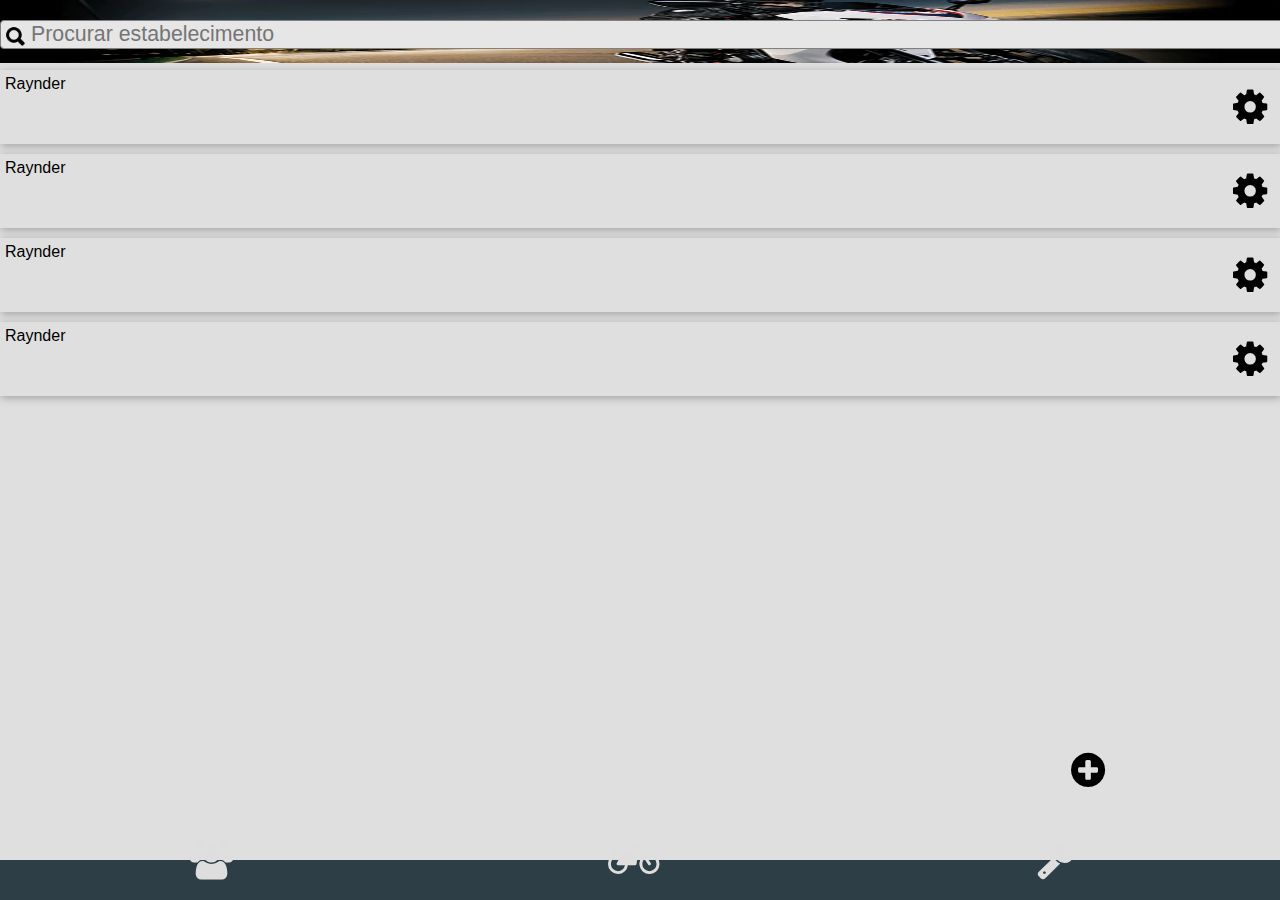
<file: moto/index.html>
<!DOCTYPE html>
<html lang="en">

<head>
    <meta charset="UTF-8">
    <meta http-equiv="X-UA-Compatible" content="IE=edge">
    <meta name="viewport" content="width=device-width, initial-scale=1.0">

    <!-- CSS only -->
    <link href="https://cdn.jsdelivr.net/npm/bootstrap@5.1.0/dist/css/bootstrap.min.css" rel="stylesheet" integrity="sha384-KyZXEAg3QhqLMpG8r+8fhAXLRk2vvoC2f3B09zVXn8CA5QIVfZOJ3BCsw2P0p/We" crossorigin="anonymous">

    <link rel="stylesheet" href="css/lightslider.css">
    <link rel="stylesheet" href="css/font-awesome.min.css">
    <link rel="stylesheet" href="css/style.css">

    <script type="text/javascript" src="js/jquery.js"></script>
    <script type="text/javascript" src="js/lightslider.js"></script>

    <title>Nome do APP</title>
</head>

<body>
    <div class="container-fluid">
        <!-- Top da pagina -->
        <div class="row busca">
            <div class="fundo-top">
                <img src="img/fundo-top.jpg" alt="">
            </div>
            <div class="col-12">
                <div id="input-container">
                    <img src="img/pesquisa.png" alt="#">
                    <input type="text" name="busca" class="busca" placeholder="Procurar estabelecimento">
                </div>
            </div>
        </div>
        <!-- Fim do top da pagina -->

        <!-- Clientes -->
        <div class="row">
            <script>
                function abrir_menu(mn){
                    menu = "opc"+mn;
                    elemento = document.getElementById(menu)
                    ico = elemento.getElementsByTagName('i')
                    elemento.webkitTransform = "rotate(360deg)";
                    ico[0].style.fontSize = '18pt'
                }
            </script>
            <div class="clientes">
                <div class="cliente">
                    <div id="opc_1" class="opcoes">
                        <i class="fa fa-cog opc" aria-hidden="true"></i>
                    </div>
                    <i id="_1" class="fa fa-cog" onclick="abrir_menu(this.id)" aria-hidden="true"></i><p class="nomeCliente">Raynder</p>
                </div>
                <div class="cliente">
                    <i id="_2" class="fa fa-cog" onclick="abrir_menu(this.id)" aria-hidden="true"></i><p class="nomeCliente">Raynder</p>
                </div>
                <div class="cliente">
                    <i id="_3" class="fa fa-cog" onclick="abrir_menu(this.id)" aria-hidden="true"></i><p class="nomeCliente">Raynder</p>
                </div>
                <div class="cliente">
                    <i id="_4" class="fa fa-cog" onclick="abrir_menu(this.id)" aria-hidden="true"></i><p class="nomeCliente">Raynder</p>
                </div>
            </div>


        </div>
        <!-- Fim dos Clientes -->

        <!-- Adicionar cliente -->
        <div class="row">
            <div class="botao-flutuante">
                <i class="icn-fa fa fa-plus-circle" aria-hidden="true"></i>
            </div>
        </div>
        <!-- Fim do Adicionar cliente -->

        <div class="row rodape">
            <div class="menus col-10">
                <div class="menu">
                    <i class="icn-fa fa fa-users" aria-hidden="true"></i>
                </div>
                <div class="menu">
                    <i class="icn-fa fa fa-motorcycle" aria-hidden="true"></i>
                </div>
                <div class="menu">
                    <i class="icn-fa fa fa-wrench" aria-hidden="true"></i>
                </div>
            </div>
        </div>
    </div>
</body>
<script src="js/js.js" type="text/javascript"></script>

</html>
</file>
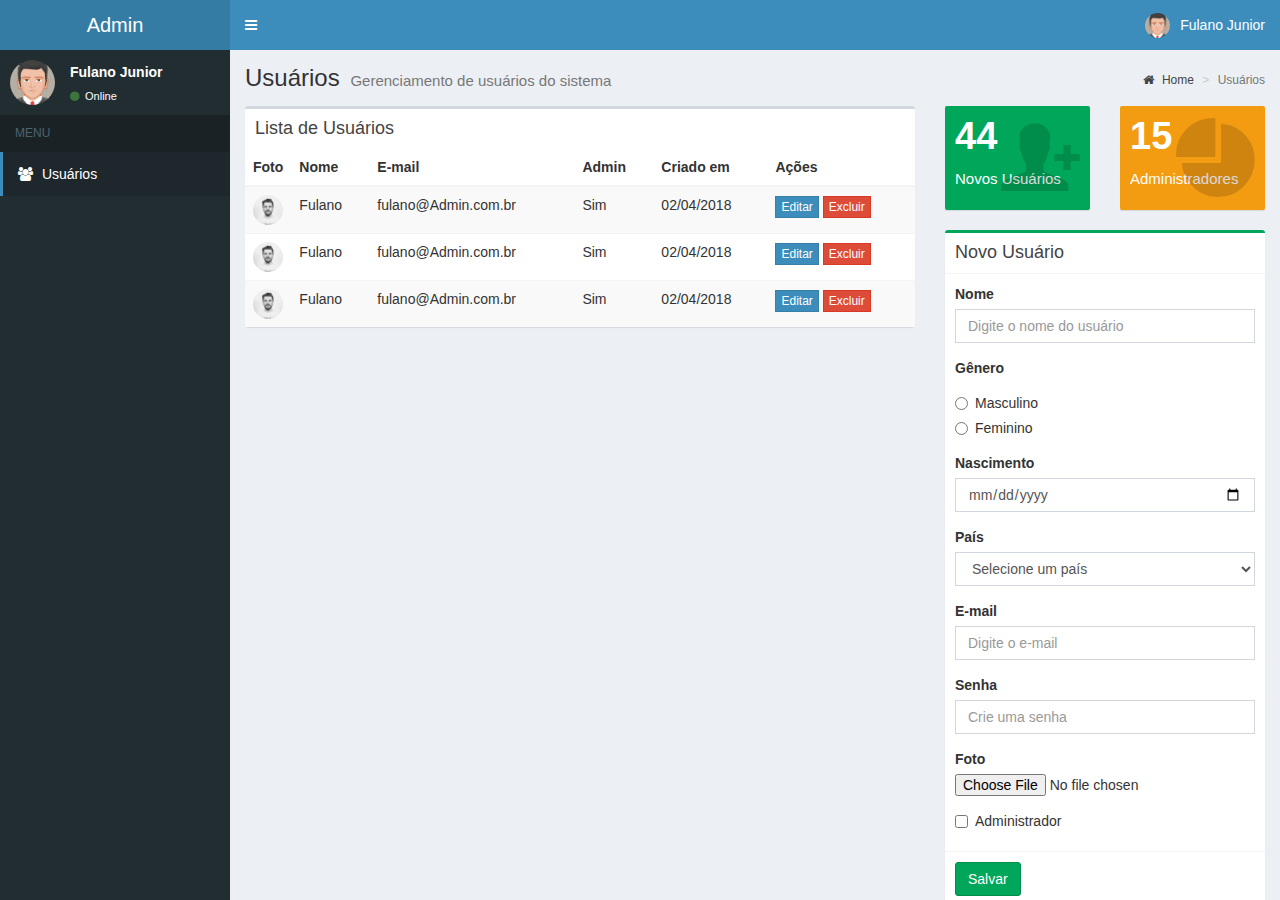
<file: painel/index.html>
<!DOCTYPE html>
<html>

<head>
    <meta charset="utf-8">
    <meta http-equiv="X-UA-Compatible" content="IE=edge">
    <title>Usuários - Admin</title>
    <meta content="width=device-width, initial-scale=1, maximum-scale=1, user-scalable=no" name="viewport">
    <link rel="stylesheet" href="bower_components/bootstrap/dist/css/bootstrap.min.css">
    <link rel="stylesheet" href="bower_components/font-awesome/css/font-awesome.min.css">
    <link rel="stylesheet" href="bower_components/Ionicons/css/ionicons.min.css">
    <link rel="stylesheet" href="dist/css/AdminLTE.min.css">
    <link rel="stylesheet" href="dist/css/skins/skin-blue.min.css">
</head>

<body class="hold-transition skin-blue sidebar-mini">
    <div class="wrapper">

        <!-- Main Header -->
        <header class="main-header">

            <!-- Logo -->
            <a href="index2.html" class="logo">
                <!-- mini logo for sidebar mini 50x50 pixels -->
                <span class="logo-mini">Admin</span>
                <!-- logo for regular state and mobile devices -->
                <span class="logo-lg">Admin</span>
            </a>

            <!-- Header Navbar -->
            <nav class="navbar navbar-static-top" role="navigation">
                <!-- Sidebar toggle button-->
                <a href="#" class="sidebar-toggle" data-toggle="push-menu" role="button">
                    <span class="sr-only">Toggle navigation</span>
                </a>
                <!-- Navbar Right Menu -->
                <div class="navbar-custom-menu">
                    <ul class="nav navbar-nav">
                        <!-- User Account Menu -->
                        <li class="dropdown user user-menu">
                            <!-- Menu Toggle Button -->
                            <a href="#" class="dropdown-toggle" data-toggle="dropdown">
                                <!-- The user image in the navbar-->
                                <img src="dist/img/avatar5.png" class="user-image" alt="User Image">
                                <!-- hidden-xs hides the username on small devices so only the image appears. -->
                                <span class="hidden-xs">Fulano Junior</span>
                            </a>
                            <ul class="dropdown-menu">
                                <!-- The user image in the menu -->
                                <li class="user-header">
                                    <img src="dist/img/avatar5.png" class="img-circle" alt="User Image">

                                    <p>
                                        Fulano Junior - Web Developer
                                        <small>Membro desde Abr. 2018</small>
                                    </p>
                                </li>
                                <!-- Menu Body -->
                                <li class="user-body">
                                    <div class="row">
                                        <div class="col-xs-4 text-center">
                                            <a href="#">Followers</a>
                                        </div>
                                        <div class="col-xs-4 text-center">
                                            <a href="#">Sales</a>
                                        </div>
                                        <div class="col-xs-4 text-center">
                                            <a href="#">Friends</a>
                                        </div>
                                    </div>
                                    <!-- /.row -->
                                </li>
                                <!-- Menu Footer-->
                                <li class="user-footer">
                                    <div class="pull-left">
                                        <a href="#" class="btn btn-default btn-flat">Perfil</a>
                                    </div>
                                    <div class="pull-right">
                                        <a href="#" class="btn btn-default btn-flat">Sair</a>
                                    </div>
                                </li>
                            </ul>
                        </li>
                    </ul>
                </div>
            </nav>
        </header>
        <!-- Left side column. contains the logo and sidebar -->
        <aside class="main-sidebar">

            <!-- sidebar: style can be found in sidebar.less -->
            <section class="sidebar">

                <!-- Sidebar user panel (optional) -->
                <div class="user-panel">
                    <div class="pull-left image">
                        <img src="dist/img/avatar5.png" class="img-circle" alt="User Image">
                    </div>
                    <div class="pull-left info">
                        <p>Fulano Junior</p>
                        <!-- Status -->
                        <a href="#"><i class="fa fa-circle text-success"></i> Online</a>
                    </div>
                </div>

                <!-- Sidebar Menu -->
                <ul class="sidebar-menu" data-widget="tree">
                    <li class="header">MENU</li>
                    <!-- Optionally, you can add icons to the links -->
                    <li class="active"><a href="#"><i class="fa fa-users"></i> <span>Usuários</span></a></li>
                </ul>
                <!-- /.sidebar-menu -->
            </section>
            <!-- /.sidebar -->
        </aside>

        <!-- Content Wrapper. Contains page content -->
        <div class="content-wrapper">
            <!-- Content Header (Page header) -->
            <section class="content-header">
                <h1>
                    Usuários
                    <small>Gerenciamento de usuários do sistema</small>
                </h1>
                <ol class="breadcrumb">
                    <li><a href="/"><i class="fa fa-home"></i> Home</a></li>
                    <li class="active">Usuários</li>
                </ol>
            </section>

            <!-- Main content -->
            <section class="content container-fluid">

                <div class="row">
                    <div class="col-md-8">

                        <div class="box">
                            <div class="box-header">
                                <h3 class="box-title">Lista de Usuários</h3>
                            </div>
                            <!-- /.box-header -->
                            <div class="box-body no-padding">
                                <table class="table table-striped">
                                    <thead>
                                        <tr>
                                            <th style="width: 10px">Foto</th>
                                            <th>Nome</th>
                                            <th>E-mail</th>
                                            <th>Admin</th>
                                            <th>Criado em</th>
                                            <th>Ações</th>
                                        </tr>
                                    </thead>
                                    <tbody>

                                        <tr>
                                            <td><img src="dist/img/user1-128x128.jpg" alt="User Image" class="img-circle img-sm"></td>
                                            <td>Fulano</td>
                                            <td>fulano@Admin.com.br</td>
                                            <td>Sim</td>
                                            <td>02/04/2018</td>
                                            <td>
                                                <button type="button" class="btn btn-primary btn-xs btn-flat">Editar</button>
                                                <button type="button" class="btn btn-danger btn-xs btn-flat">Excluir</button>
                                            </td>
                                        </tr>

                                        <tr>
                                            <td>
                                                <img src="dist/img/user1-128x128.jpg" alt="User Image" class="img-circle img-sm">
                                            </td>
                                            <td>Fulano</td>
                                            <td>fulano@Admin.com.br</td>
                                            <td>Sim</td>
                                            <td>02/04/2018</td>
                                            <td>
                                                <button type="button" class="btn btn-primary btn-xs btn-flat">Editar</button>
                                                <button type="button" class="btn btn-danger btn-xs btn-flat">Excluir</button>
                                            </td>
                                        </tr>

                                        <tr>
                                            <td>
                                                <img src="dist/img/user1-128x128.jpg" alt="User Image" class="img-circle img-sm">
                                            </td>
                                            <td>Fulano</td>
                                            <td>fulano@Admin.com.br</td>
                                            <td>Sim</td>
                                            <td>02/04/2018</td>
                                            <td>
                                                <button type="button" class="btn btn-primary btn-xs btn-flat">Editar</button>
                                                <button type="button" class="btn btn-danger btn-xs btn-flat">Excluir</button>
                                            </td>
                                        </tr>

                                    </tbody>
                                </table>
                            </div>
                            <!-- /.box-body -->
                        </div>

                    </div>
                    <div class="col-md-4">

                        <div class="row">

                            <!-- ./col -->
                            <div class="col-xs-6">
                                <!-- small box -->
                                <div class="small-box bg-green">
                                    <div class="inner">
                                        <h3>44</h3>

                                        <p>Novos Usuários</p>
                                    </div>
                                    <div class="icon">
                                        <i class="ion ion-person-add"></i>
                                    </div>
                                </div>
                            </div>
                            <!-- ./col -->
                            <div class="col-xs-6">
                                <!-- small box -->
                                <div class="small-box bg-yellow">
                                    <div class="inner">
                                        <h3>15</h3>

                                        <p>Administradores</p>
                                    </div>
                                    <div class="icon">
                                        <i class="ion ion-pie-graph"></i>
                                    </div>
                                </div>
                            </div>
                            <!-- ./col -->
                        </div>

                        <div class="box box-success">
                            <div class="box-header with-border">
                                <h3 class="box-title">Novo Usuário</h3>
                            </div>
                            <!-- /.box-header -->
                            <!-- form start -->
                            <form role="form" id="form-user-create">
                                <div class="box-body">
                                    <div class="form-group">
                                        <label for="exampleInputName">Nome</label>
                                        <input type="text" class="form-control" id="exampleInputName" placeholder="Digite o nome do usuário" name="name">
                                    </div>
                                    <div class="form-group">
                                        <label>Gênero</label>
                                        <div class="radio">
                                            <label for="exampleInputGenderM">
                      <input type="radio" id="exampleInputGenderM" name="gender">
                      Masculino</label>
                                        </div>
                                        <div class="radio">
                                            <label for="exampleInputGenderF">
                      <input type="radio" id="exampleInputGenderF" name="gender">
                      Feminino</label>
                                        </div>
                                    </div>
                                    <div class="form-group">
                                        <label for="exampleInputBirth">Nascimento</label>
                                        <input type="date" class="form-control" id="exampleInputBirth" name="birth">
                                    </div>
                                    <div class="form-group">
                                        <label for="exampleInputCountry">País</label>
                                        <select class="form-control" id="exampleInputCountry" name="country">
                    <option value="" selected="selected">Selecione um país</option>
                    <option value="United States">United States</option>
                    <option value="United Kingdom">United Kingdom</option>
                    <option value="Afghanistan">Afghanistan</option>
                    <option value="Albania">Albania</option>
                    <option value="Algeria">Algeria</option>
                    <option value="American Samoa">American Samoa</option>
                    <option value="Andorra">Andorra</option>
                    <option value="Angola">Angola</option>
                    <option value="Anguilla">Anguilla</option>
                    <option value="Antarctica">Antarctica</option>
                    <option value="Antigua and Barbuda">Antigua and Barbuda</option>
                    <option value="Argentina">Argentina</option>
                    <option value="Armenia">Armenia</option>
                    <option value="Aruba">Aruba</option>
                    <option value="Australia">Australia</option>
                    <option value="Austria">Austria</option>
                    <option value="Azerbaijan">Azerbaijan</option>
                    <option value="Bahamas">Bahamas</option>
                    <option value="Bahrain">Bahrain</option>
                    <option value="Bangladesh">Bangladesh</option>
                    <option value="Barbados">Barbados</option>
                    <option value="Belarus">Belarus</option>
                    <option value="Belgium">Belgium</option>
                    <option value="Belize">Belize</option>
                    <option value="Benin">Benin</option>
                    <option value="Bermuda">Bermuda</option>
                    <option value="Bhutan">Bhutan</option>
                    <option value="Bolivia">Bolivia</option>
                    <option value="Bosnia and Herzegovina">Bosnia and Herzegovina</option>
                    <option value="Botswana">Botswana</option>
                    <option value="Bouvet Island">Bouvet Island</option>
                    <option value="Brazil">Brasil</option>
                    <option value="British Indian Ocean Territory">British Indian Ocean Territory</option>
                    <option value="Brunei Darussalam">Brunei Darussalam</option>
                    <option value="Bulgaria">Bulgaria</option>
                    <option value="Burkina Faso">Burkina Faso</option>
                    <option value="Burundi">Burundi</option>
                    <option value="Cambodia">Cambodia</option>
                    <option value="Cameroon">Cameroon</option>
                    <option value="Canada">Canada</option>
                    <option value="Cape Verde">Cape Verde</option>
                    <option value="Cayman Islands">Cayman Islands</option>
                    <option value="Central African Republic">Central African Republic</option>
                    <option value="Chad">Chad</option>
                    <option value="Chile">Chile</option>
                    <option value="China">China</option>
                    <option value="Christmas Island">Christmas Island</option>
                    <option value="Cocos (Keeling) Islands">Cocos (Keeling) Islands</option>
                    <option value="Colombia">Colombia</option>
                    <option value="Comoros">Comoros</option>
                    <option value="Congo">Congo</option>
                    <option value="Congo, The Democratic Republic of The">Congo, The Democratic Republic of The</option>
                    <option value="Cook Islands">Cook Islands</option>
                    <option value="Costa Rica">Costa Rica</option>
                    <option value="Cote D'ivoire">Cote D'ivoire</option>
                    <option value="Croatia">Croatia</option>
                    <option value="Cuba">Cuba</option>
                    <option value="Cyprus">Cyprus</option>
                    <option value="Czech Republic">Czech Republic</option>
                    <option value="Denmark">Denmark</option>
                    <option value="Djibouti">Djibouti</option>
                    <option value="Dominica">Dominica</option>
                    <option value="Dominican Republic">Dominican Republic</option>
                    <option value="Ecuador">Ecuador</option>
                    <option value="Egypt">Egypt</option>
                    <option value="El Salvador">El Salvador</option>
                    <option value="Equatorial Guinea">Equatorial Guinea</option>
                    <option value="Eritrea">Eritrea</option>
                    <option value="Estonia">Estonia</option>
                    <option value="Ethiopia">Ethiopia</option>
                    <option value="Falkland Islands (Malvinas)">Falkland Islands (Malvinas)</option>
                    <option value="Faroe Islands">Faroe Islands</option>
                    <option value="Fiji">Fiji</option>
                    <option value="Finland">Finland</option>
                    <option value="France">France</option>
                    <option value="French Guiana">French Guiana</option>
                    <option value="French Polynesia">French Polynesia</option>
                    <option value="French Southern Territories">French Southern Territories</option>
                    <option value="Gabon">Gabon</option>
                    <option value="Gambia">Gambia</option>
                    <option value="Georgia">Georgia</option>
                    <option value="Germany">Germany</option>
                    <option value="Ghana">Ghana</option>
                    <option value="Gibraltar">Gibraltar</option>
                    <option value="Greece">Greece</option>
                    <option value="Greenland">Greenland</option>
                    <option value="Grenada">Grenada</option>
                    <option value="Guadeloupe">Guadeloupe</option>
                    <option value="Guam">Guam</option>
                    <option value="Guatemala">Guatemala</option>
                    <option value="Guinea">Guinea</option>
                    <option value="Guinea-bissau">Guinea-bissau</option>
                    <option value="Guyana">Guyana</option>
                    <option value="Haiti">Haiti</option>
                    <option value="Heard Island and Mcdonald Islands">Heard Island and Mcdonald Islands</option>
                    <option value="Holy See (Vatican City State)">Holy See (Vatican City State)</option>
                    <option value="Honduras">Honduras</option>
                    <option value="Hong Kong">Hong Kong</option>
                    <option value="Hungary">Hungary</option>
                    <option value="Iceland">Iceland</option>
                    <option value="India">India</option>
                    <option value="Indonesia">Indonesia</option>
                    <option value="Iran, Islamic Republic of">Iran, Islamic Republic of</option>
                    <option value="Iraq">Iraq</option>
                    <option value="Ireland">Ireland</option>
                    <option value="Israel">Israel</option>
                    <option value="Italy">Italy</option>
                    <option value="Jamaica">Jamaica</option>
                    <option value="Japan">Japan</option>
                    <option value="Jordan">Jordan</option>
                    <option value="Kazakhstan">Kazakhstan</option>
                    <option value="Kenya">Kenya</option>
                    <option value="Kiribati">Kiribati</option>
                    <option value="Korea, Democratic People's Republic of">Korea, Democratic People's Republic of</option>
                    <option value="Korea, Republic of">Korea, Republic of</option>
                    <option value="Kuwait">Kuwait</option>
                    <option value="Kyrgyzstan">Kyrgyzstan</option>
                    <option value="Lao People's Democratic Republic">Lao People's Democratic Republic</option>
                    <option value="Latvia">Latvia</option>
                    <option value="Lebanon">Lebanon</option>
                    <option value="Lesotho">Lesotho</option>
                    <option value="Liberia">Liberia</option>
                    <option value="Libyan Arab Jamahiriya">Libyan Arab Jamahiriya</option>
                    <option value="Liechtenstein">Liechtenstein</option>
                    <option value="Lithuania">Lithuania</option>
                    <option value="Luxembourg">Luxembourg</option>
                    <option value="Macao">Macao</option>
                    <option value="Macedonia, The Former Yugoslav Republic of">Macedonia, The Former Yugoslav Republic of</option>
                    <option value="Madagascar">Madagascar</option>
                    <option value="Malawi">Malawi</option>
                    <option value="Malaysia">Malaysia</option>
                    <option value="Maldives">Maldives</option>
                    <option value="Mali">Mali</option>
                    <option value="Malta">Malta</option>
                    <option value="Marshall Islands">Marshall Islands</option>
                    <option value="Martinique">Martinique</option>
                    <option value="Mauritania">Mauritania</option>
                    <option value="Mauritius">Mauritius</option>
                    <option value="Mayotte">Mayotte</option>
                    <option value="Mexico">Mexico</option>
                    <option value="Micronesia, Federated States of">Micronesia, Federated States of</option>
                    <option value="Moldova, Republic of">Moldova, Republic of</option>
                    <option value="Monaco">Monaco</option>
                    <option value="Mongolia">Mongolia</option>
                    <option value="Montserrat">Montserrat</option>
                    <option value="Morocco">Morocco</option>
                    <option value="Mozambique">Mozambique</option>
                    <option value="Myanmar">Myanmar</option>
                    <option value="Namibia">Namibia</option>
                    <option value="Nauru">Nauru</option>
                    <option value="Nepal">Nepal</option>
                    <option value="Netherlands">Netherlands</option>
                    <option value="Netherlands Antilles">Netherlands Antilles</option>
                    <option value="New Caledonia">New Caledonia</option>
                    <option value="New Zealand">New Zealand</option>
                    <option value="Nicaragua">Nicaragua</option>
                    <option value="Niger">Niger</option>
                    <option value="Nigeria">Nigeria</option>
                    <option value="Niue">Niue</option>
                    <option value="Norfolk Island">Norfolk Island</option>
                    <option value="Northern Mariana Islands">Northern Mariana Islands</option>
                    <option value="Norway">Norway</option>
                    <option value="Oman">Oman</option>
                    <option value="Pakistan">Pakistan</option>
                    <option value="Palau">Palau</option>
                    <option value="Palestinian Territory, Occupied">Palestinian Territory, Occupied</option>
                    <option value="Panama">Panama</option>
                    <option value="Papua New Guinea">Papua New Guinea</option>
                    <option value="Paraguay">Paraguay</option>
                    <option value="Peru">Peru</option>
                    <option value="Philippines">Philippines</option>
                    <option value="Pitcairn">Pitcairn</option>
                    <option value="Poland">Poland</option>
                    <option value="Portugal">Portugal</option>
                    <option value="Puerto Rico">Puerto Rico</option>
                    <option value="Qatar">Qatar</option>
                    <option value="Reunion">Reunion</option>
                    <option value="Romania">Romania</option>
                    <option value="Russian Federation">Russian Federation</option>
                    <option value="Rwanda">Rwanda</option>
                    <option value="Saint Helena">Saint Helena</option>
                    <option value="Saint Kitts and Nevis">Saint Kitts and Nevis</option>
                    <option value="Saint Lucia">Saint Lucia</option>
                    <option value="Saint Pierre and Miquelon">Saint Pierre and Miquelon</option>
                    <option value="Saint Vincent and The Grenadines">Saint Vincent and The Grenadines</option>
                    <option value="Samoa">Samoa</option>
                    <option value="San Marino">San Marino</option>
                    <option value="Sao Tome and Principe">Sao Tome and Principe</option>
                    <option value="Saudi Arabia">Saudi Arabia</option>
                    <option value="Senegal">Senegal</option>
                    <option value="Serbia and Montenegro">Serbia and Montenegro</option>
                    <option value="Seychelles">Seychelles</option>
                    <option value="Sierra Leone">Sierra Leone</option>
                    <option value="Singapore">Singapore</option>
                    <option value="Slovakia">Slovakia</option>
                    <option value="Slovenia">Slovenia</option>
                    <option value="Solomon Islands">Solomon Islands</option>
                    <option value="Somalia">Somalia</option>
                    <option value="South Africa">South Africa</option>
                    <option value="South Georgia and The South Sandwich Islands">South Georgia and The South Sandwich Islands</option>
                    <option value="Spain">Spain</option>
                    <option value="Sri Lanka">Sri Lanka</option>
                    <option value="Sudan">Sudan</option>
                    <option value="Suriname">Suriname</option>
                    <option value="Svalbard and Jan Mayen">Svalbard and Jan Mayen</option>
                    <option value="Swaziland">Swaziland</option>
                    <option value="Sweden">Sweden</option>
                    <option value="Switzerland">Switzerland</option>
                    <option value="Syrian Arab Republic">Syrian Arab Republic</option>
                    <option value="Taiwan, Province of China">Taiwan, Province of China</option>
                    <option value="Tajikistan">Tajikistan</option>
                    <option value="Tanzania, United Republic of">Tanzania, United Republic of</option>
                    <option value="Thailand">Thailand</option>
                    <option value="Timor-leste">Timor-leste</option>
                    <option value="Togo">Togo</option>
                    <option value="Tokelau">Tokelau</option>
                    <option value="Tonga">Tonga</option>
                    <option value="Trinidad and Tobago">Trinidad and Tobago</option>
                    <option value="Tunisia">Tunisia</option>
                    <option value="Turkey">Turkey</option>
                    <option value="Turkmenistan">Turkmenistan</option>
                    <option value="Turks and Caicos Islands">Turks and Caicos Islands</option>
                    <option value="Tuvalu">Tuvalu</option>
                    <option value="Uganda">Uganda</option>
                    <option value="Ukraine">Ukraine</option>
                    <option value="United Arab Emirates">United Arab Emirates</option>
                    <option value="United Kingdom">United Kingdom</option>
                    <option value="United States">United States</option>
                    <option value="United States Minor Outlying Islands">United States Minor Outlying Islands</option>
                    <option value="Uruguay">Uruguay</option>
                    <option value="Uzbekistan">Uzbekistan</option>
                    <option value="Vanuatu">Vanuatu</option>
                    <option value="Venezuela">Venezuela</option>
                    <option value="Viet Nam">Viet Nam</option>
                    <option value="Virgin Islands, British">Virgin Islands, British</option>
                    <option value="Virgin Islands, U.S.">Virgin Islands, U.S.</option>
                    <option value="Wallis and Futuna">Wallis and Futuna</option>
                    <option value="Western Sahara">Western Sahara</option>
                    <option value="Yemen">Yemen</option>
                    <option value="Zambia">Zambia</option>
                    <option value="Zimbabwe">Zimbabwe</option>
                  </select>
                                    </div>
                                    <div class="form-group">
                                        <label for="exampleInputEmail1">E-mail</label>
                                        <input type="email" class="form-control" id="exampleInputEmail1" placeholder="Digite o e-mail" name="email">
                                    </div>
                                    <div class="form-group">
                                        <label for="exampleInputPassword1">Senha</label>
                                        <input type="password" class="form-control" id="exampleInputPassword1" placeholder="Crie uma senha" name="password">
                                    </div>
                                    <div class="form-group">
                                        <label for="exampleInputFile">Foto</label>
                                        <input type="file" id="exampleInputFile" name="photo">
                                    </div>
                                    <div class="checkbox">
                                        <label>
                    <input type="checkbox" name="admin"> Administrador
                  </label>
                                    </div>
                                </div>
                                <!-- /.box-body -->
                                <div class="box-footer">
                                    <button type="submit" class="btn btn-success">Salvar</button>
                                </div>
                            </form>
                        </div>

                    </div>
                </div>

            </section>
            <!-- /.content -->
        </div>
        <!-- /.content-wrapper -->

        <!-- Main Footer -->
        <footer class="main-footer">
            <!-- To the right -->
            <div class="pull-right hidden-xs">
                <a target="_blank" href="https://www.Admin.com.br">Admin</a>
            </div>
            <!-- Default to the left -->
            Projeto desenvolvido no curso online de JavaScript da Admin Treinamentos.
        </footer>

    </div>

</body>

</html>
</file>
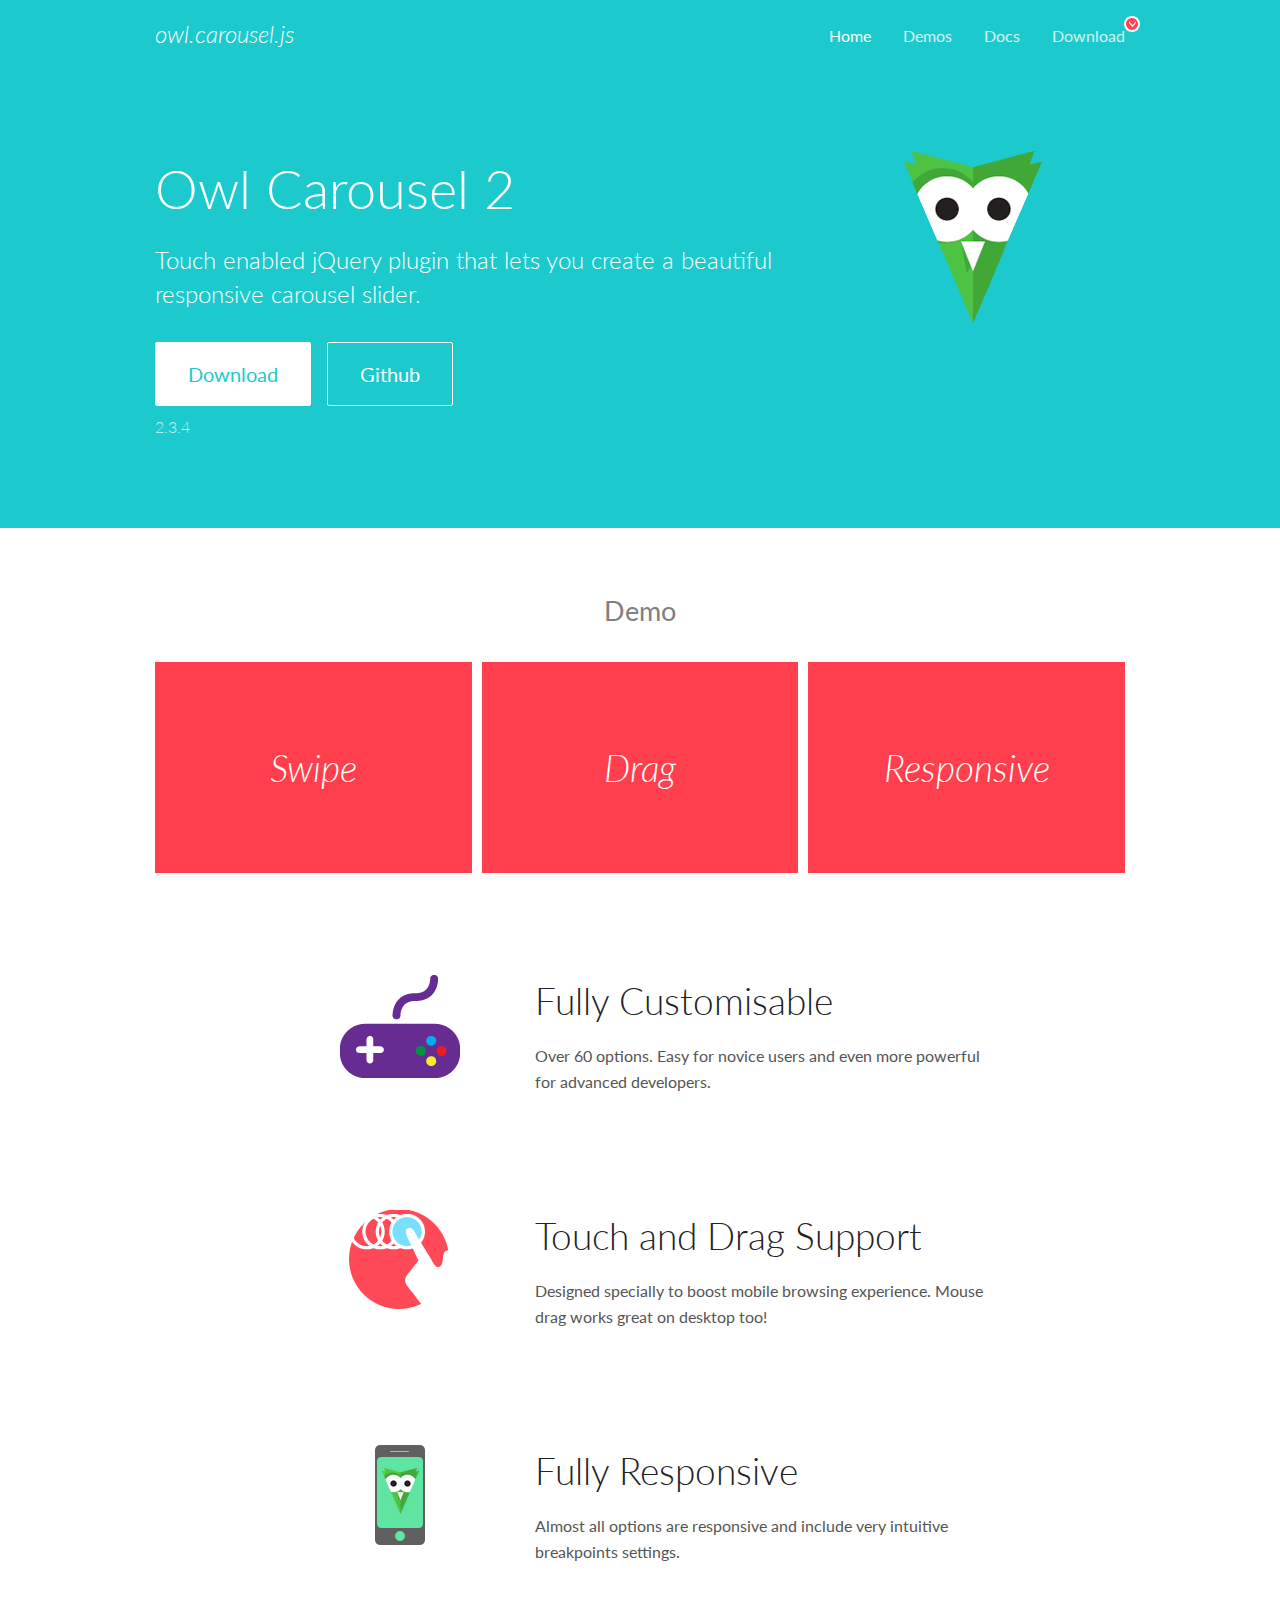
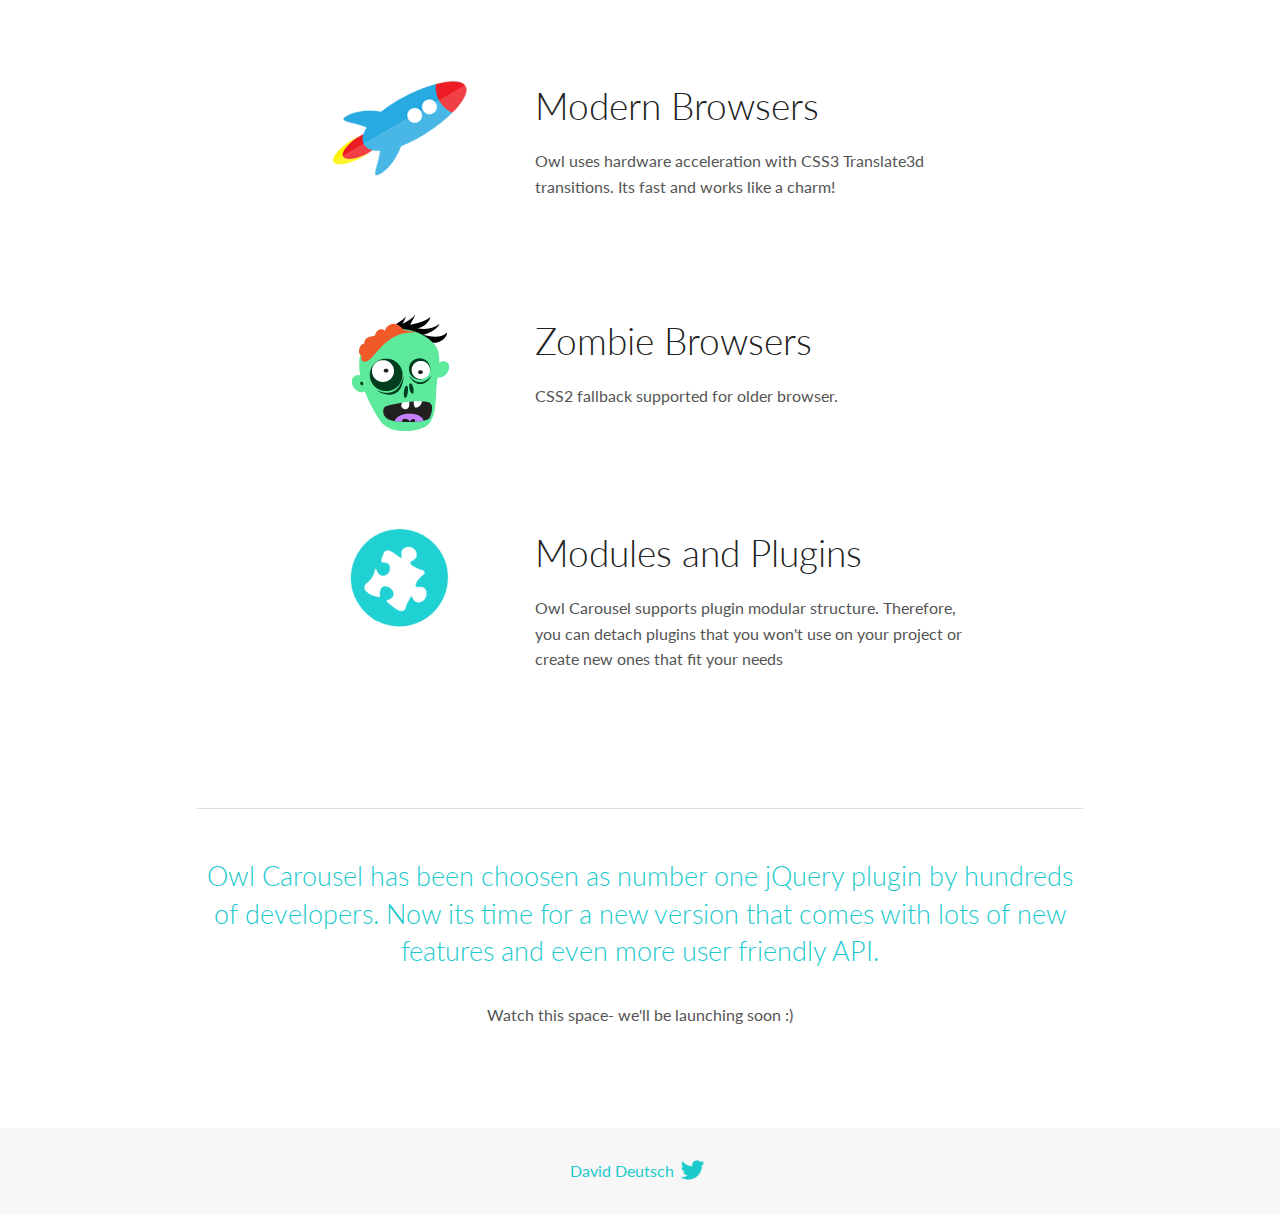
<file: lib/owlCarousel/docs/index.html>
<!DOCTYPE html>
<html lang="en">
  <head>

    <!-- head -->
    <meta charset="utf-8">
    <meta name="msapplication-tap-highlight" content="no" />
    <meta name="viewport" content="width=device-width, initial-scale=1.0" />
    <meta name="description" content="Touch enabled jQuery plugin that lets you create beautiful responsive carousel slider.">
    <meta name="author" content="David Deutsch">
    <title>
      Home | Owl Carousel | 2.3.4
    </title>

    <!-- Stylesheets -->
    <link href='https://fonts.googleapis.com/css?family=Lato:300,400,700,400italic,300italic' rel='stylesheet' type='text/css'>
    <link rel="stylesheet" href="assets/css/docs.theme.min.css">

    <!-- Owl Stylesheets -->
    <link rel="stylesheet" href="assets/owlcarousel/assets/owl.carousel.min.css">
    <link rel="stylesheet" href="assets/owlcarousel/assets/owl.theme.default.min.css">

    <!-- HTML5 shim and Respond.js IE8 support of HTML5 elements and media queries -->

    <!--[if lt IE 9]>
      <script src="https://oss.maxcdn.com/libs/html5shiv/3.7.0/html5shiv.js"></script>
      <script src="https://oss.maxcdn.com/libs/respond.js/1.3.0/respond.min.js"></script>
    <![endif]-->

    <!-- Favicons -->
    <link rel="apple-touch-icon-precomposed" sizes="144x144" href="assets/ico/apple-touch-icon-144-precomposed.png">
    <link rel="shortcut icon" href="assets/ico/favicon.png">
    <link rel="shortcut icon" href="favicon.ico">

    <!-- Yeah i know js should not be in header. Its required for demos.-->

    <!-- javascript -->
    <script src="assets/vendors/jquery.min.js"></script>
    <script src="assets/owlcarousel/owl.carousel.js"></script>
  </head>
  <body>

    <!-- header -->
    <header class="header">
      <div class="row">
        <div class="large-12 columns">
          <div class="brand left">
            <h3>
              <a href="/OwlCarousel2/">owl.carousel.js</a> 
            </h3>
          </div>
          <a id="toggle-nav" class="right">
            <span></span> <span></span> <span></span> 
          </a> 
          <div class="nav-bar">
            <ul class="clearfix">
              <li class="active">
                <a href="/OwlCarousel2/index.html">Home</a> 
              </li>
              <li> <a href="/OwlCarousel2/demos/demos.html">Demos</a>  </li>
              <li> <a href="/OwlCarousel2/docs/started-welcome.html">Docs</a>  </li>
              <li>
                <a href="https://github.com/OwlCarousel2/OwlCarousel2/archive/2.3.4.zip">Download</a> 
                <span class="download"></span> 
              </li>
            </ul>
          </div>
        </div>
      </div>
    </header>

    <!-- home panel -->
    <section id="hero">
      <div class="row">
        <div class="large-8 medium-8 columns">
          <h1>Owl Carousel 2</h1>
          <h4>Touch enabled jQuery plugin that lets you create a beautiful responsive carousel slider.</h4>
          <a href="https://github.com/OwlCarousel2/OwlCarousel2/archive/2.3.4.zip" class="hero-button">Download</a> 
          <a href="https://github.com/OwlCarousel2/OwlCarousel2" class="hero-button outline">Github</a> 
          <p>2.3.4</p>
        </div>
        <div class="large-4 medium-4 columns">
          <img class="owl-logo" src="assets/img/owl-logo.png" alt="mr. Owl">
        </div>
      </div>
    </section>

    <!-- body -->
    <div class="home-demo">
      <div class="row">
        <div class="large-12 columns">
          <h3>Demo</h3>
          <div class="owl-carousel">
            <div class="item">
              <h2>Swipe</h2>
            </div>
            <div class="item">
              <h2>Drag</h2>
            </div>
            <div class="item">
              <h2>Responsive</h2>
            </div>
            <div class="item">
              <h2>CSS3</h2>
            </div>
            <div class="item">
              <h2>Fast</h2>
            </div>
            <div class="item">
              <h2>Easy</h2>
            </div>
            <div class="item">
              <h2>Free</h2>
            </div>
            <div class="item">
              <h2>Upgradable</h2>
            </div>
            <div class="item">
              <h2>Tons of options</h2>
            </div>
            <div class="item">
              <h2>Infinity</h2>
            </div>
            <div class="item">
              <h2>Auto Width</h2>
            </div>
          </div>
        </div>
      </div>
    </div>
    <script>
      var owl = $('.owl-carousel');
      owl.owlCarousel({
        margin: 10,
        loop: true,
        responsive: {
          0: {
            items: 1
          },
          600: {
            items: 2
          },
          1000: {
            items: 3
          }
        }
      })
    </script>

    <!-- features -->
    <div id="features">
      <div class="row">
        <div class="small-12 medium-9 small-centered columns">
          <section class="row feature">
            <div class="medium-4 small-12 columns">
              <img src="assets/img/feature-options.png" alt="">
            </div>
            <div class="medium-8 small-12 columns">
              <h2>Fully Customisable</h2>
              <p>Over 60 options. Easy for novice users and even more powerful for advanced developers.</p>
            </div>
          </section>
          <section class="row feature">
            <div class="medium-4 small-12 columns">
              <img src="assets/img/feature-drag.png" alt="">
            </div>
            <div class="medium-8 small-12 columns">
              <h2>Touch and Drag Support</h2>
              <p>Designed specially to boost mobile browsing experience. Mouse drag works great on desktop too!</p>
            </div>
          </section>
          <section class="row feature">
            <div class="medium-4 small-12 columns">
              <img src="assets/img/feature-responsive.png" alt="">
            </div>
            <div class="medium-8 small-12 columns">
              <h2>Fully Responsive</h2>
              <p>Almost all options are responsive and include very intuitive breakpoints settings.</p>
            </div>
          </section>
          <section class="row feature">
            <div class="medium-4 small-12 columns">
              <img src="assets/img/feature-modern.png" alt="">
            </div>
            <div class="medium-8 small-12 columns">
              <h2>Modern Browsers</h2>
              <p>Owl uses hardware acceleration with CSS3 Translate3d transitions. Its fast and works like a charm! </p>
            </div>
          </section>
          <section class="row feature">
            <div class="medium-4 small-12 columns">
              <img src="assets/img/feature-zombie.png" alt="">
            </div>
            <div class="medium-8 small-12 columns">
              <h2>Zombie Browsers</h2>
              <p>CSS2 fallback supported for older browser.</p>
            </div>
          </section>
          <section class="row feature">
            <div class="medium-4 small-12 columns">
              <img src="assets/img/feature-module.png" alt="">
            </div>
            <div class="medium-8 small-12 columns">
              <h2>Modules and Plugins</h2>
              <p>Owl Carousel supports plugin modular structure. Therefore, you can detach plugins that you won&#x27;t use on your project or create new ones that fit your needs</p>
            </div>
          </section>
        </div>
      </div>
    </div>

    <!-- footer -->
    <section id="teaser-text">
      <div class="row">
        <div class="small-12 medium-11 small-centered columns">
          <hr>
          <h3 id="owl-carousel-has-been-choosen-as-number-one-jquery-plugin-by-hundreds-of-developers-now-its-time-for-a-new-version-that-comes-with-lots-of-new-features-and-even-more-user-friendly-api-">Owl Carousel has been choosen as number one jQuery plugin by hundreds of developers. Now its time for a new version that comes with lots of new features and even more user friendly API.</h3>
          <p>Watch this space- we&#39;ll be launching soon :)</p>
        </div>
      </div>
    </section>

    <!-- footer -->
    <footer class="footer">
      <div class="row">
        <div class="large-12 columns">
          <h5>
            <a href="/OwlCarousel2/docs/support-contact.html">David Deutsch</a> 
            <a id="custom-tweet-button" href="https://twitter.com/share?url=https://github.com/OwlCarousel2/OwlCarousel2&text=Owl Carousel - This is so awesome! " target="_blank"></a> 
          </h5>
        </div>
      </div>
    </footer>

    <!-- vendors -->
    <script src="assets/vendors/highlight.js"></script>
    <script src="assets/js/app.js"></script>
  </body>
</html>
</file>
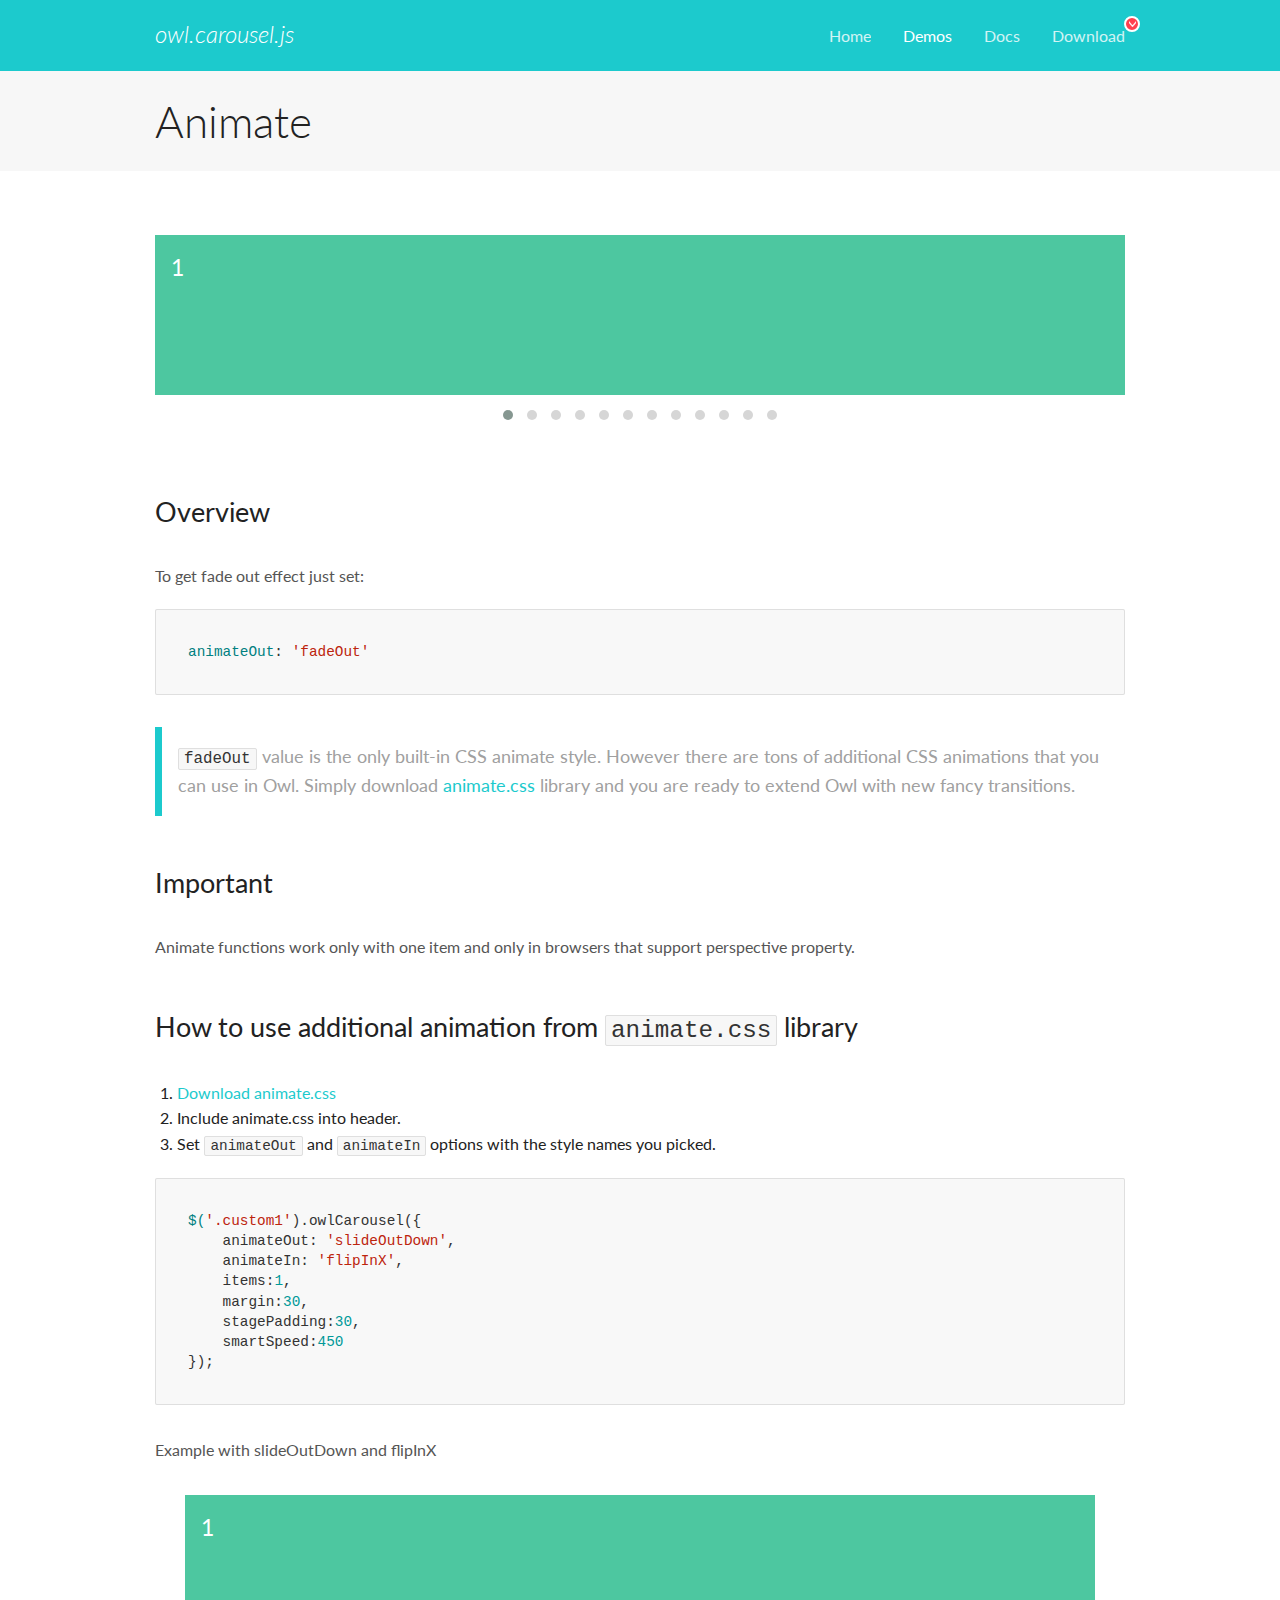
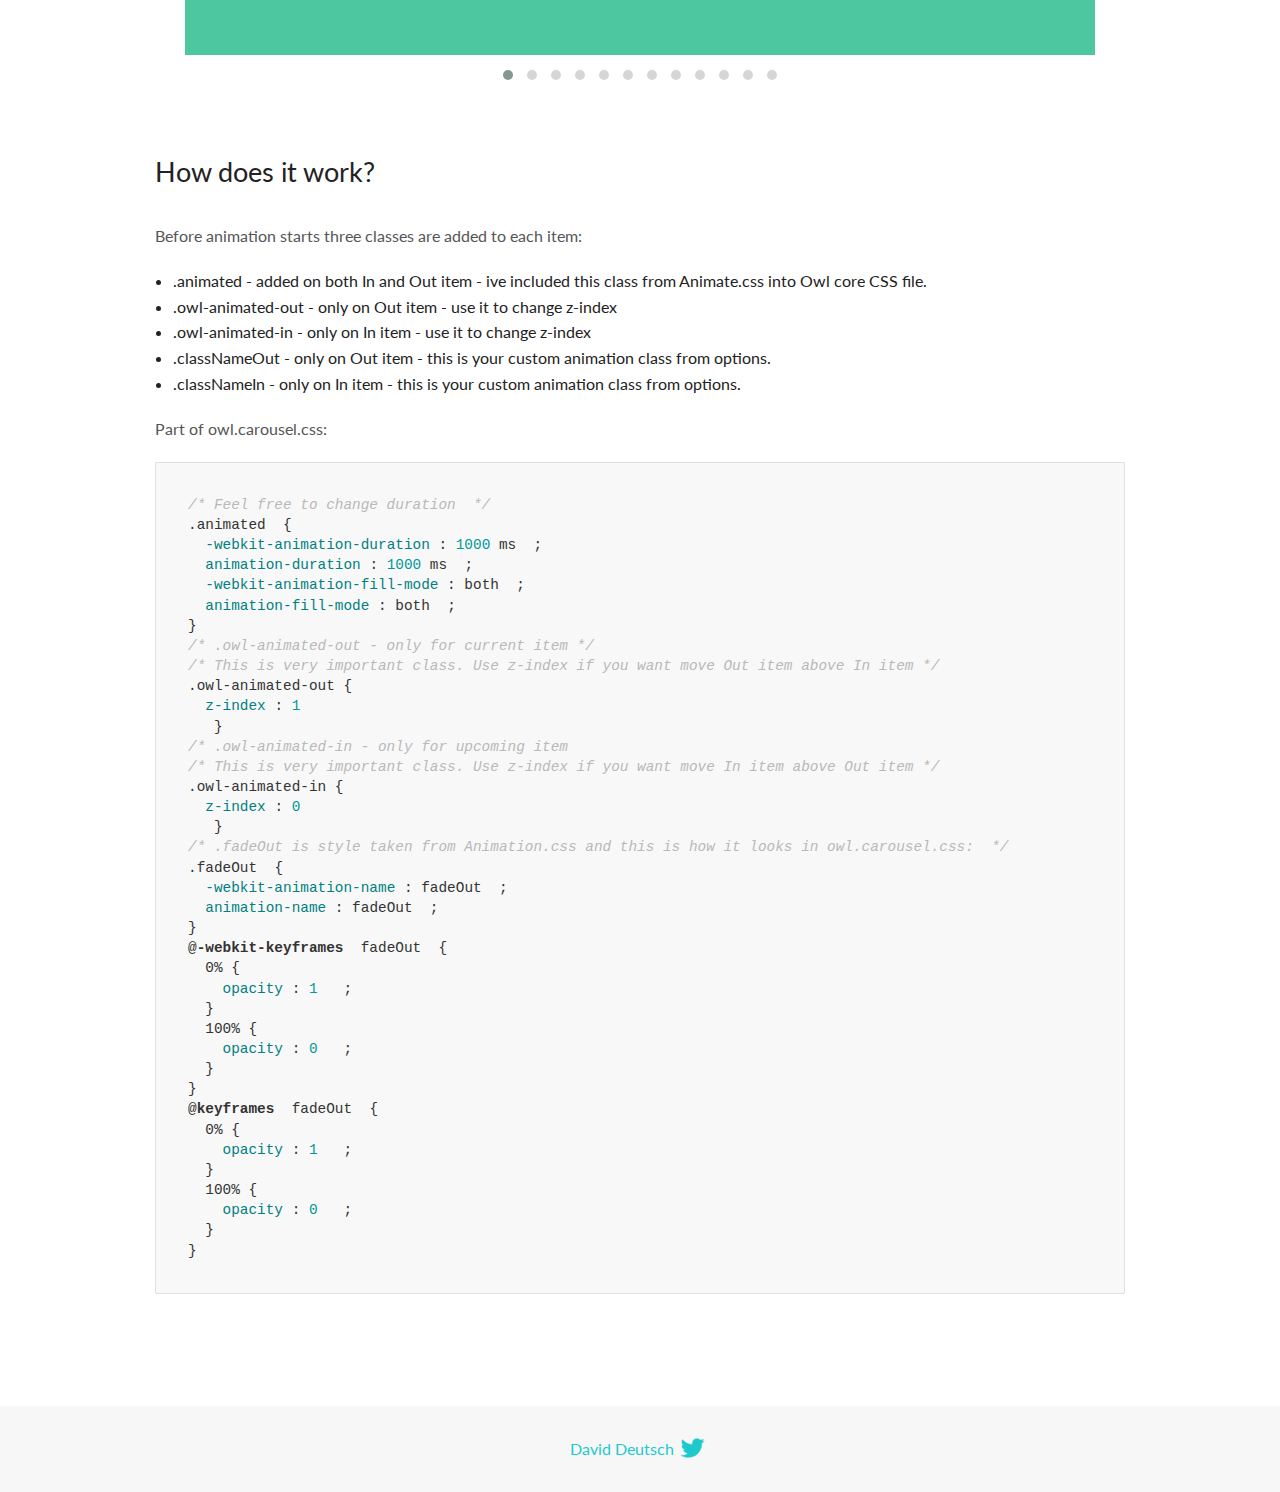
<file: lib/owlCarousel/docs/demos/animate.html>
<!DOCTYPE html>
<html lang="en">
  <head>

    <!-- head -->
    <meta charset="utf-8">
    <meta name="msapplication-tap-highlight" content="no" />
    <meta name="viewport" content="width=device-width, initial-scale=1.0" />
    <meta name="description" content="Animate carousel">
    <meta name="author" content="David Deutsch">
    <title>
      Animate Demo | Owl Carousel | 2.3.4
    </title>

    <!-- Stylesheets -->
    <link href='https://fonts.googleapis.com/css?family=Lato:300,400,700,400italic,300italic' rel='stylesheet' type='text/css'>
    <link rel="stylesheet" href="../assets/css/docs.theme.min.css">

    <!-- Owl Stylesheets -->
    <link rel="stylesheet" href="../assets/owlcarousel/assets/owl.carousel.min.css">
    <link rel="stylesheet" href="../assets/owlcarousel/assets/owl.theme.default.min.css">

    <!-- HTML5 shim and Respond.js IE8 support of HTML5 elements and media queries -->

    <!--[if lt IE 9]>
      <script src="https://oss.maxcdn.com/libs/html5shiv/3.7.0/html5shiv.js"></script>
      <script src="https://oss.maxcdn.com/libs/respond.js/1.3.0/respond.min.js"></script>
    <![endif]-->

    <!-- Favicons -->
    <link rel="apple-touch-icon-precomposed" sizes="144x144" href="../assets/ico/apple-touch-icon-144-precomposed.png">
    <link rel="shortcut icon" href="../assets/ico/favicon.png">
    <link rel="shortcut icon" href="favicon.ico">

    <!-- Yeah i know js should not be in header. Its required for demos.-->

    <!-- javascript -->
    <script src="../assets/vendors/jquery.min.js"></script>
    <script src="../assets/owlcarousel/owl.carousel.js"></script>
  </head>
  <body>

    <!-- header -->
    <header class="header">
      <div class="row">
        <div class="large-12 columns">
          <div class="brand left">
            <h3>
              <a href="/OwlCarousel2/">owl.carousel.js</a> 
            </h3>
          </div>
          <a id="toggle-nav" class="right">
            <span></span> <span></span> <span></span> 
          </a> 
          <div class="nav-bar">
            <ul class="clearfix">
              <li> <a href="/OwlCarousel2/index.html">Home</a>  </li>
              <li class="active">
                <a href="/OwlCarousel2/demos/demos.html">Demos</a> 
              </li>
              <li> <a href="/OwlCarousel2/docs/started-welcome.html">Docs</a>  </li>
              <li>
                <a href="https://github.com/OwlCarousel2/OwlCarousel2/archive/2.3.4.zip">Download</a> 
                <span class="download"></span> 
              </li>
            </ul>
          </div>
        </div>
      </div>
    </header>

    <!-- title -->
    <section class="title">
      <div class="row">
        <div class="large-12 columns">
          <h1>Animate</h1>
        </div>
      </div>
    </section>

    <!--  Demos -->
    <section id="demos">
      <div class="row">
        <div class="large-12 columns">
          <div class="fadeOut owl-carousel owl-theme">
            <div class="item">
              <h4>1</h4>
            </div>
            <div class="item">
              <h4>2</h4>
            </div>
            <div class="item">
              <h4>3</h4>
            </div>
            <div class="item">
              <h4>4</h4>
            </div>
            <div class="item">
              <h4>5</h4>
            </div>
            <div class="item">
              <h4>6</h4>
            </div>
            <div class="item">
              <h4>7</h4>
            </div>
            <div class="item">
              <h4>8</h4>
            </div>
            <div class="item">
              <h4>9</h4>
            </div>
            <div class="item">
              <h4>10</h4>
            </div>
            <div class="item">
              <h4>11</h4>
            </div>
            <div class="item">
              <h4>12</h4>
            </div>
          </div>
          <h3 id="overview">Overview</h3>
          <p>To get fade out effect just set:</p>
          <pre><code>animateOut: &#39;fadeOut&#39;</code></pre>
          <blockquote>
            <p><code>fadeOut</code> value is the only built-in CSS animate style. However there are tons of additional CSS animations that you can use in Owl. Simply download
              <a href="https://daneden.github.io/animate.css/">animate.css</a>  library and you are ready to extend Owl with new fancy transitions.</p>
          </blockquote>
          <h3 id="important">Important</h3>
          <p>Animate functions work only with one item and only in browsers that support perspective property.</p>
          <h3 id="how-to-use-additional-animation-from-animate-css-library">How to use additional animation from <code>animate.css</code> library</h3>
          <ol>
            <li> <a href="https://daneden.github.io/animate.css/">Download animate.css</a>  </li>
            <li>Include animate.css into header.</li>
            <li>Set <code>animateOut</code> and <code>animateIn</code> options with the style names you picked.</li>
          </ol>
          <pre><code>$(&#39;.custom1&#39;).owlCarousel({
    animateOut: &#39;slideOutDown&#39;,
    animateIn: &#39;flipInX&#39;,
    items:1,
    margin:30,
    stagePadding:30,
    smartSpeed:450
});</code></pre>
          <p>Example with slideOutDown and flipInX</p>
          <div class="custom1 owl-carousel owl-theme">
            <div class="item">
              <h4>1</h4>
            </div>
            <div class="item">
              <h4>2</h4>
            </div>
            <div class="item">
              <h4>3</h4>
            </div>
            <div class="item">
              <h4>4</h4>
            </div>
            <div class="item">
              <h4>5</h4>
            </div>
            <div class="item">
              <h4>6</h4>
            </div>
            <div class="item">
              <h4>7</h4>
            </div>
            <div class="item">
              <h4>8</h4>
            </div>
            <div class="item">
              <h4>9</h4>
            </div>
            <div class="item">
              <h4>10</h4>
            </div>
            <div class="item">
              <h4>11</h4>
            </div>
            <div class="item">
              <h4>12</h4>
            </div>
          </div>
          <h3 id="how-does-it-work-">How does it work?</h3>
          <p>Before animation starts three classes are added to each item:</p>
          <ul>
            <li>.animated - added on both In and Out item - ive included this class from Animate.css into Owl core CSS file.</li>
            <li>.owl-animated-out - only on Out item - use it to change z-index</li>
            <li>.owl-animated-in - only on In item - use it to change z-index</li>
            <li>.classNameOut - only on Out item - this is your custom animation class from options.</li>
            <li>.classNameIn - only on In item - this is your custom animation class from options.</li>
          </ul>
          <p>Part of owl.carousel.css:</p>
          <pre><code class="language-css"><span class="comment">/* Feel free to change duration  */</span> 
<span class="class">.animated</span>  <span class="rules">{
  <span class="rule"><span class="attribute">-webkit-animation-duration</span> :<span class="value"> <span class="number">1000</span> ms</span> </span> ;
  <span class="rule"><span class="attribute">animation-duration</span> :<span class="value"> <span class="number">1000</span> ms</span> </span> ;
  <span class="rule"><span class="attribute">-webkit-animation-fill-mode</span> :<span class="value"> both</span> </span> ;
  <span class="rule"><span class="attribute">animation-fill-mode</span> :<span class="value"> both</span> </span> ;
<span class="rule">}</span> </span> 
<span class="comment">/* .owl-animated-out - only for current item */</span> 
<span class="comment">/* This is very important class. Use z-index if you want move Out item above In item */</span> 
<span class="class">.owl-animated-out</span> <span class="rules">{
  <span class="rule"><span class="attribute">z-index</span> :<span class="value"> <span class="number">1</span> 
</span> </span> </span> }
<span class="comment">/* .owl-animated-in - only for upcoming item
/* This is very important class. Use z-index if you want move In item above Out item */</span> 
<span class="class">.owl-animated-in</span> <span class="rules">{
  <span class="rule"><span class="attribute">z-index</span> :<span class="value"> <span class="number">0</span> 
</span> </span> </span> }
<span class="comment">/* .fadeOut is style taken from Animation.css and this is how it looks in owl.carousel.css:  */</span> 
<span class="class">.fadeOut</span>  <span class="rules">{
  <span class="rule"><span class="attribute">-webkit-animation-name</span> :<span class="value"> fadeOut</span> </span> ;
  <span class="rule"><span class="attribute">animation-name</span> :<span class="value"> fadeOut</span> </span> ;
<span class="rule">}</span> </span> 
<span class="at_rule">@<span class="keyword">-webkit-keyframes</span>  fadeOut </span> {
  0% <span class="rules">{
    <span class="rule"><span class="attribute">opacity</span> :<span class="value"> <span class="number">1</span> </span> </span> ;
  <span class="rule">}</span> </span> 
  100% <span class="rules">{
    <span class="rule"><span class="attribute">opacity</span> :<span class="value"> <span class="number">0</span> </span> </span> ;
  <span class="rule">}</span> </span> 
}
<span class="at_rule">@<span class="keyword">keyframes</span>  fadeOut </span> {
  0% <span class="rules">{
    <span class="rule"><span class="attribute">opacity</span> :<span class="value"> <span class="number">1</span> </span> </span> ;
  <span class="rule">}</span> </span> 
  100% <span class="rules">{
    <span class="rule"><span class="attribute">opacity</span> :<span class="value"> <span class="number">0</span> </span> </span> ;
  <span class="rule">}</span> </span> 
}</code></pre>
          <link rel="stylesheet" href="../assets/css/animate.css">
          <script>
            jQuery(document).ready(function($) {
              $('.fadeOut').owlCarousel({
                items: 1,
                animateOut: 'fadeOut',
                loop: true,
                margin: 10,
              });
              $('.custom1').owlCarousel({
                animateOut: 'slideOutDown',
                animateIn: 'flipInX',
                items: 1,
                margin: 30,
                stagePadding: 30,
                smartSpeed: 450
              });
            });
          </script>
        </div>
      </div>
    </section>

    <!-- footer -->
    <footer class="footer">
      <div class="row">
        <div class="large-12 columns">
          <h5>
            <a href="/OwlCarousel2/docs/support-contact.html">David Deutsch</a> 
            <a id="custom-tweet-button" href="https://twitter.com/share?url=https://github.com/OwlCarousel2/OwlCarousel2&text=Owl Carousel - This is so awesome! " target="_blank"></a> 
          </h5>
        </div>
      </div>
    </footer>

    <!-- vendors -->
    <script src="../assets/vendors/highlight.js"></script>
    <script src="../assets/js/app.js"></script>
  </body>
</html>
</file>
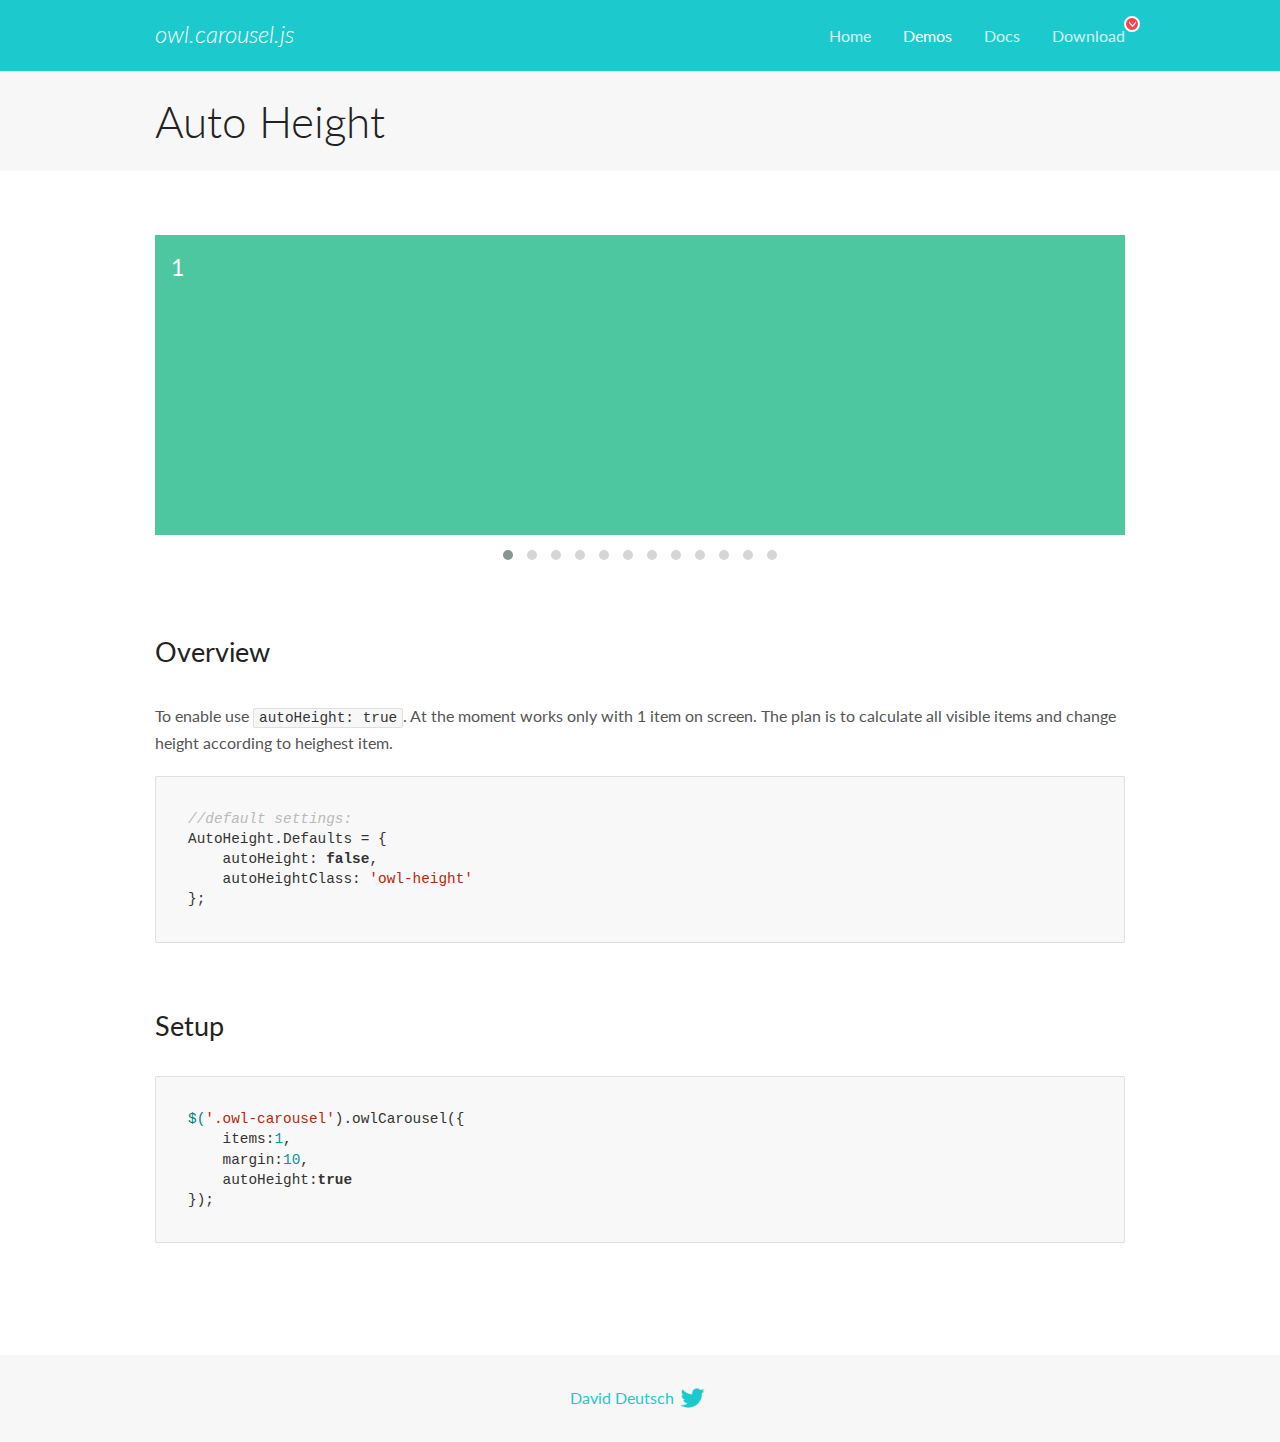
<file: lib/owlCarousel/docs/demos/autoheight.html>
<!DOCTYPE html>
<html lang="en">
  <head>

    <!-- head -->
    <meta charset="utf-8">
    <meta name="msapplication-tap-highlight" content="no" />
    <meta name="viewport" content="width=device-width, initial-scale=1.0" />
    <meta name="description" content="autoHeight usage demo">
    <meta name="author" content="David Deutsch">
    <title>
      Auto Height Demo | Owl Carousel | 2.3.4
    </title>

    <!-- Stylesheets -->
    <link href='https://fonts.googleapis.com/css?family=Lato:300,400,700,400italic,300italic' rel='stylesheet' type='text/css'>
    <link rel="stylesheet" href="../assets/css/docs.theme.min.css">

    <!-- Owl Stylesheets -->
    <link rel="stylesheet" href="../assets/owlcarousel/assets/owl.carousel.min.css">
    <link rel="stylesheet" href="../assets/owlcarousel/assets/owl.theme.default.min.css">

    <!-- HTML5 shim and Respond.js IE8 support of HTML5 elements and media queries -->

    <!--[if lt IE 9]>
      <script src="https://oss.maxcdn.com/libs/html5shiv/3.7.0/html5shiv.js"></script>
      <script src="https://oss.maxcdn.com/libs/respond.js/1.3.0/respond.min.js"></script>
    <![endif]-->

    <!-- Favicons -->
    <link rel="apple-touch-icon-precomposed" sizes="144x144" href="../assets/ico/apple-touch-icon-144-precomposed.png">
    <link rel="shortcut icon" href="../assets/ico/favicon.png">
    <link rel="shortcut icon" href="favicon.ico">

    <!-- Yeah i know js should not be in header. Its required for demos.-->

    <!-- javascript -->
    <script src="../assets/vendors/jquery.min.js"></script>
    <script src="../assets/owlcarousel/owl.carousel.js"></script>
  </head>
  <body>

    <!-- header -->
    <header class="header">
      <div class="row">
        <div class="large-12 columns">
          <div class="brand left">
            <h3>
              <a href="/OwlCarousel2/">owl.carousel.js</a> 
            </h3>
          </div>
          <a id="toggle-nav" class="right">
            <span></span> <span></span> <span></span> 
          </a> 
          <div class="nav-bar">
            <ul class="clearfix">
              <li> <a href="/OwlCarousel2/index.html">Home</a>  </li>
              <li class="active">
                <a href="/OwlCarousel2/demos/demos.html">Demos</a> 
              </li>
              <li> <a href="/OwlCarousel2/docs/started-welcome.html">Docs</a>  </li>
              <li>
                <a href="https://github.com/OwlCarousel2/OwlCarousel2/archive/2.3.4.zip">Download</a> 
                <span class="download"></span> 
              </li>
            </ul>
          </div>
        </div>
      </div>
    </header>

    <!-- title -->
    <section class="title">
      <div class="row">
        <div class="large-12 columns">
          <h1>Auto Height</h1>
        </div>
      </div>
    </section>

    <!--  Demos -->
    <section id="demos">
      <div class="row">
        <div class="large-12 columns">
          <div class="owl-carousel owl-theme">
            <div class="item" style="height:300px">
              <h4>1</h4>
            </div>
            <div class="item" style="height:100px">
              <h4>2</h4>
            </div>
            <div class="item" style="height:500px">
              <h4>3</h4>
            </div>
            <div class="item" style="height:250px">
              <h4>4</h4>
            </div>
            <div class="item" style="height:400px">
              <h4>5</h4>
            </div>
            <div class="item" style="height:500px">
              <h4>6</h4>
            </div>
            <div class="item" style="height:600px">
              <h4>7</h4>
            </div>
            <div class="item" style="height:400px">
              <h4>8</h4>
            </div>
            <div class="item" style="height:300px">
              <h4>9</h4>
            </div>
            <div class="item" style="height:350px">
              <h4>10</h4>
            </div>
            <div class="item" style="height:200px">
              <h4>11</h4>
            </div>
            <div class="item" style="height:150px">
              <h4>12</h4>
            </div>
          </div>
          <h3 id="overview">Overview</h3>
          <p>To enable use <code>autoHeight: true</code>. At the moment works only with 1 item on screen. The plan is to calculate all visible items and change height according to heighest item.</p>
          <pre><code>//default settings:
AutoHeight.Defaults = {
    autoHeight: false,
    autoHeightClass: &#39;owl-height&#39;
};</code></pre>
          <h3 id="setup">Setup</h3>
          <pre><code>$(&#39;.owl-carousel&#39;).owlCarousel({
    items:1,
    margin:10,
    autoHeight:true
});</code></pre>
          <script>
            $(document).ready(function() {
              $('.owl-carousel').owlCarousel({
                items: 1,
                margin: 10,
                autoHeight: true
              });
            })
          </script>
        </div>
      </div>
    </section>

    <!-- footer -->
    <footer class="footer">
      <div class="row">
        <div class="large-12 columns">
          <h5>
            <a href="/OwlCarousel2/docs/support-contact.html">David Deutsch</a> 
            <a id="custom-tweet-button" href="https://twitter.com/share?url=https://github.com/OwlCarousel2/OwlCarousel2&text=Owl Carousel - This is so awesome! " target="_blank"></a> 
          </h5>
        </div>
      </div>
    </footer>

    <!-- vendors -->
    <script src="../assets/vendors/highlight.js"></script>
    <script src="../assets/js/app.js"></script>
  </body>
</html>
</file>
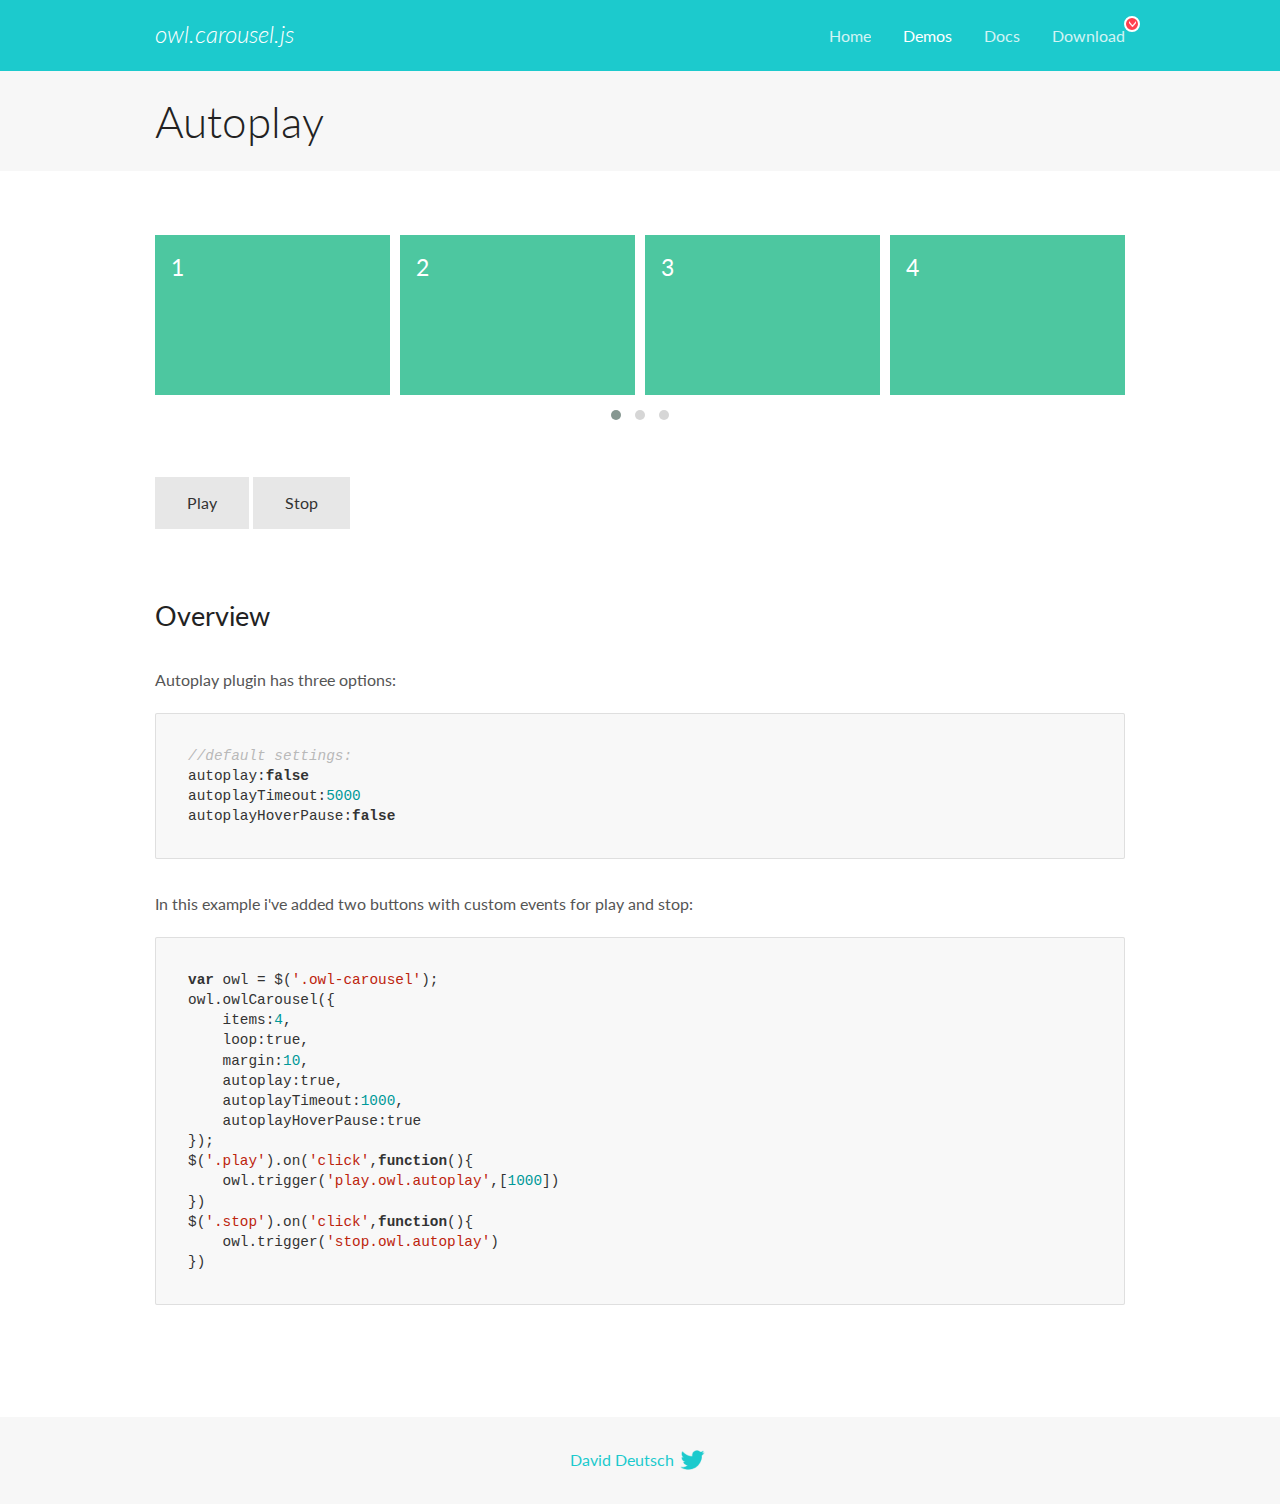
<file: lib/owlCarousel/docs/demos/autoplay.html>
<!DOCTYPE html>
<html lang="en">
  <head>

    <!-- head -->
    <meta charset="utf-8">
    <meta name="msapplication-tap-highlight" content="no" />
    <meta name="viewport" content="width=device-width, initial-scale=1.0" />
    <meta name="description" content="Autoplay usage demo">
    <meta name="author" content="David Deutsch">
    <title>
      Autoplay Demo | Owl Carousel | 2.3.4
    </title>

    <!-- Stylesheets -->
    <link href='https://fonts.googleapis.com/css?family=Lato:300,400,700,400italic,300italic' rel='stylesheet' type='text/css'>
    <link rel="stylesheet" href="../assets/css/docs.theme.min.css">

    <!-- Owl Stylesheets -->
    <link rel="stylesheet" href="../assets/owlcarousel/assets/owl.carousel.min.css">
    <link rel="stylesheet" href="../assets/owlcarousel/assets/owl.theme.default.min.css">

    <!-- HTML5 shim and Respond.js IE8 support of HTML5 elements and media queries -->

    <!--[if lt IE 9]>
      <script src="https://oss.maxcdn.com/libs/html5shiv/3.7.0/html5shiv.js"></script>
      <script src="https://oss.maxcdn.com/libs/respond.js/1.3.0/respond.min.js"></script>
    <![endif]-->

    <!-- Favicons -->
    <link rel="apple-touch-icon-precomposed" sizes="144x144" href="../assets/ico/apple-touch-icon-144-precomposed.png">
    <link rel="shortcut icon" href="../assets/ico/favicon.png">
    <link rel="shortcut icon" href="favicon.ico">

    <!-- Yeah i know js should not be in header. Its required for demos.-->

    <!-- javascript -->
    <script src="../assets/vendors/jquery.min.js"></script>
    <script src="../assets/owlcarousel/owl.carousel.js"></script>
  </head>
  <body>

    <!-- header -->
    <header class="header">
      <div class="row">
        <div class="large-12 columns">
          <div class="brand left">
            <h3>
              <a href="/OwlCarousel2/">owl.carousel.js</a> 
            </h3>
          </div>
          <a id="toggle-nav" class="right">
            <span></span> <span></span> <span></span> 
          </a> 
          <div class="nav-bar">
            <ul class="clearfix">
              <li> <a href="/OwlCarousel2/index.html">Home</a>  </li>
              <li class="active">
                <a href="/OwlCarousel2/demos/demos.html">Demos</a> 
              </li>
              <li> <a href="/OwlCarousel2/docs/started-welcome.html">Docs</a>  </li>
              <li>
                <a href="https://github.com/OwlCarousel2/OwlCarousel2/archive/2.3.4.zip">Download</a> 
                <span class="download"></span> 
              </li>
            </ul>
          </div>
        </div>
      </div>
    </header>

    <!-- title -->
    <section class="title">
      <div class="row">
        <div class="large-12 columns">
          <h1>Autoplay</h1>
        </div>
      </div>
    </section>

    <!--  Demos -->
    <section id="demos">
      <div class="row">
        <div class="large-12 columns">
          <div class="owl-carousel owl-theme">
            <div class="item">
              <h4>1</h4>
            </div>
            <div class="item">
              <h4>2</h4>
            </div>
            <div class="item">
              <h4>3</h4>
            </div>
            <div class="item">
              <h4>4</h4>
            </div>
            <div class="item">
              <h4>5</h4>
            </div>
            <div class="item">
              <h4>6</h4>
            </div>
            <div class="item">
              <h4>7</h4>
            </div>
            <div class="item">
              <h4>8</h4>
            </div>
            <div class="item">
              <h4>9</h4>
            </div>
            <div class="item">
              <h4>10</h4>
            </div>
            <div class="item">
              <h4>11</h4>
            </div>
            <div class="item">
              <h4>12</h4>
            </div>
          </div>
          <a class="button secondary play">Play</a> 
          <a class="button secondary stop">Stop</a> 
          <h3 id="overview">Overview</h3>
          <p>Autoplay plugin has three options:</p>
          <pre><code>//default settings:
autoplay:false
autoplayTimeout:5000
autoplayHoverPause:false</code></pre>
          <p>In this example i&#39;ve added two buttons with custom events for play and stop:</p>
          <pre><code>var owl = $(&#39;.owl-carousel&#39;);
owl.owlCarousel({
    items:4,
    loop:true,
    margin:10,
    autoplay:true,
    autoplayTimeout:1000,
    autoplayHoverPause:true
});
$(&#39;.play&#39;).on(&#39;click&#39;,function(){
    owl.trigger(&#39;play.owl.autoplay&#39;,[1000])
})
$(&#39;.stop&#39;).on(&#39;click&#39;,function(){
    owl.trigger(&#39;stop.owl.autoplay&#39;)
})</code></pre>
          <script>
            $(document).ready(function() {
              var owl = $('.owl-carousel');
              owl.owlCarousel({
                items: 4,
                loop: true,
                margin: 10,
                autoplay: true,
                autoplayTimeout: 1000,
                autoplayHoverPause: true
              });
              $('.play').on('click', function() {
                owl.trigger('play.owl.autoplay', [1000])
              })
              $('.stop').on('click', function() {
                owl.trigger('stop.owl.autoplay')
              })
            })
          </script>
        </div>
      </div>
    </section>

    <!-- footer -->
    <footer class="footer">
      <div class="row">
        <div class="large-12 columns">
          <h5>
            <a href="/OwlCarousel2/docs/support-contact.html">David Deutsch</a> 
            <a id="custom-tweet-button" href="https://twitter.com/share?url=https://github.com/OwlCarousel2/OwlCarousel2&text=Owl Carousel - This is so awesome! " target="_blank"></a> 
          </h5>
        </div>
      </div>
    </footer>

    <!-- vendors -->
    <script src="../assets/vendors/highlight.js"></script>
    <script src="../assets/js/app.js"></script>
  </body>
</html>
</file>
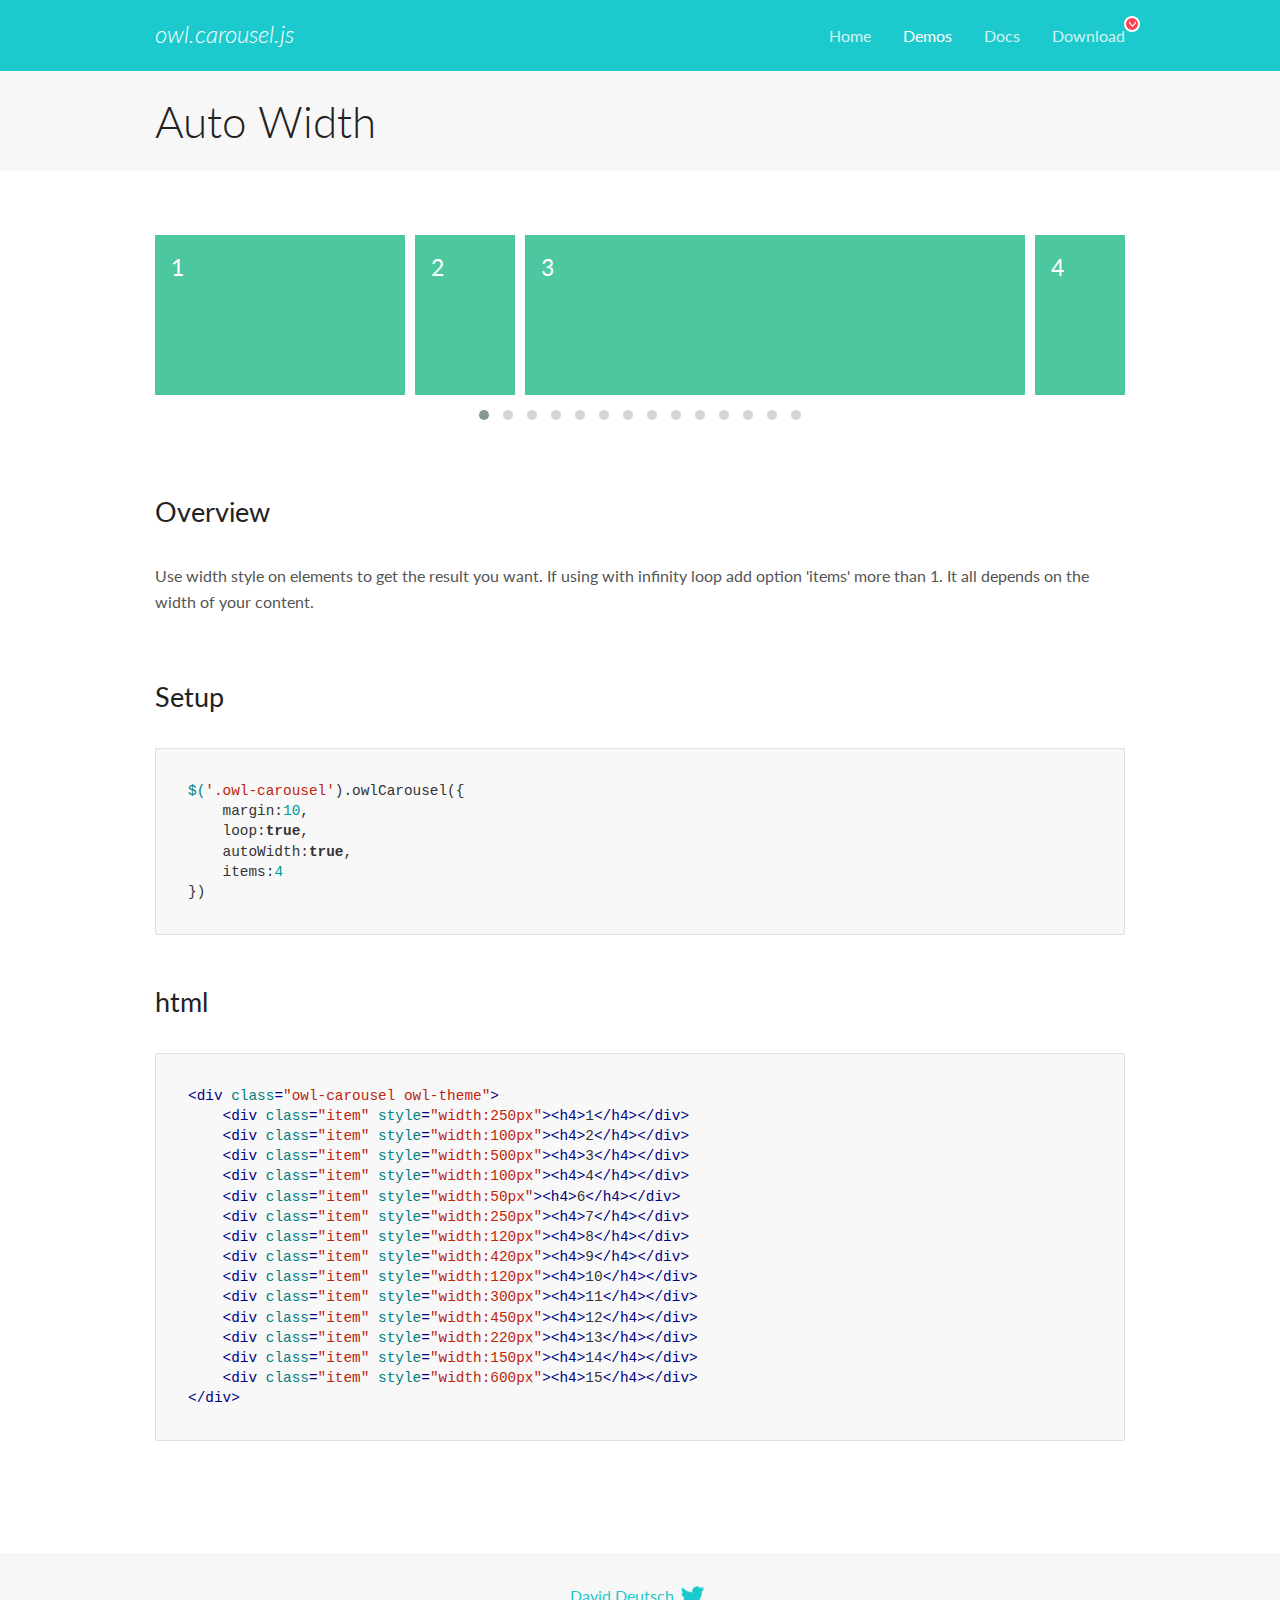
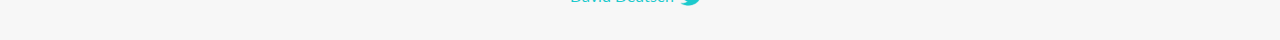
<file: lib/owlCarousel/docs/demos/autowidth.html>
<!DOCTYPE html>
<html lang="en">
  <head>

    <!-- head -->
    <meta charset="utf-8">
    <meta name="msapplication-tap-highlight" content="no" />
    <meta name="viewport" content="width=device-width, initial-scale=1.0" />
    <meta name="description" content="Auto Width">
    <meta name="author" content="David Deutsch">
    <title>
      Auto Width Demo | Owl Carousel | 2.3.4
    </title>

    <!-- Stylesheets -->
    <link href='https://fonts.googleapis.com/css?family=Lato:300,400,700,400italic,300italic' rel='stylesheet' type='text/css'>
    <link rel="stylesheet" href="../assets/css/docs.theme.min.css">

    <!-- Owl Stylesheets -->
    <link rel="stylesheet" href="../assets/owlcarousel/assets/owl.carousel.min.css">
    <link rel="stylesheet" href="../assets/owlcarousel/assets/owl.theme.default.min.css">

    <!-- HTML5 shim and Respond.js IE8 support of HTML5 elements and media queries -->

    <!--[if lt IE 9]>
      <script src="https://oss.maxcdn.com/libs/html5shiv/3.7.0/html5shiv.js"></script>
      <script src="https://oss.maxcdn.com/libs/respond.js/1.3.0/respond.min.js"></script>
    <![endif]-->

    <!-- Favicons -->
    <link rel="apple-touch-icon-precomposed" sizes="144x144" href="../assets/ico/apple-touch-icon-144-precomposed.png">
    <link rel="shortcut icon" href="../assets/ico/favicon.png">
    <link rel="shortcut icon" href="favicon.ico">

    <!-- Yeah i know js should not be in header. Its required for demos.-->

    <!-- javascript -->
    <script src="../assets/vendors/jquery.min.js"></script>
    <script src="../assets/owlcarousel/owl.carousel.js"></script>
  </head>
  <body>

    <!-- header -->
    <header class="header">
      <div class="row">
        <div class="large-12 columns">
          <div class="brand left">
            <h3>
              <a href="/OwlCarousel2/">owl.carousel.js</a> 
            </h3>
          </div>
          <a id="toggle-nav" class="right">
            <span></span> <span></span> <span></span> 
          </a> 
          <div class="nav-bar">
            <ul class="clearfix">
              <li> <a href="/OwlCarousel2/index.html">Home</a>  </li>
              <li class="active">
                <a href="/OwlCarousel2/demos/demos.html">Demos</a> 
              </li>
              <li> <a href="/OwlCarousel2/docs/started-welcome.html">Docs</a>  </li>
              <li>
                <a href="https://github.com/OwlCarousel2/OwlCarousel2/archive/2.3.4.zip">Download</a> 
                <span class="download"></span> 
              </li>
            </ul>
          </div>
        </div>
      </div>
    </header>

    <!-- title -->
    <section class="title">
      <div class="row">
        <div class="large-12 columns">
          <h1>Auto Width</h1>
        </div>
      </div>
    </section>

    <!--  Demos -->
    <section id="demos">
      <div class="row">
        <div class="large-12 columns">
          <div class="owl-carousel owl-theme">
            <div class="item" style="width:250px">
              <h4>1</h4>
            </div>
            <div class="item" style="width:100px">
              <h4>2</h4>
            </div>
            <div class="item" style="width:500px">
              <h4>3</h4>
            </div>
            <div class="item" style="width:100px">
              <h4>4</h4>
            </div>
            <div class="item" style="width:50px">
              <h4>6</h4>
            </div>
            <div class="item" style="width:250px">
              <h4>7</h4>
            </div>
            <div class="item" style="width:120px">
              <h4>8</h4>
            </div>
            <div class="item" style="width:420px">
              <h4>9</h4>
            </div>
            <div class="item" style="width:120px">
              <h4>10</h4>
            </div>
            <div class="item" style="width:300px">
              <h4>11</h4>
            </div>
            <div class="item" style="width:450px">
              <h4>12</h4>
            </div>
            <div class="item" style="width:220px">
              <h4>13</h4>
            </div>
            <div class="item" style="width:150px">
              <h4>14</h4>
            </div>
            <div class="item" style="width:600px">
              <h4>15</h4>
            </div>
          </div>
          <h3 id="overview">Overview</h3>
          <p>Use width style on elements to get the result you want. If using with infinity loop add option &#39;items&#39; more than 1. It all depends on the width of your content.</p>
          <h3 id="setup">Setup</h3>
          <pre><code>$(&#39;.owl-carousel&#39;).owlCarousel({
    margin:10,
    loop:true,
    autoWidth:true,
    items:4
})</code></pre>
          <h3 id="html">html</h3>
          <pre><code>&lt;div class=&quot;owl-carousel owl-theme&quot;&gt;
    &lt;div class=&quot;item&quot; style=&quot;width:250px&quot;&gt;&lt;h4&gt;1&lt;/h4&gt;&lt;/div&gt;
    &lt;div class=&quot;item&quot; style=&quot;width:100px&quot;&gt;&lt;h4&gt;2&lt;/h4&gt;&lt;/div&gt;
    &lt;div class=&quot;item&quot; style=&quot;width:500px&quot;&gt;&lt;h4&gt;3&lt;/h4&gt;&lt;/div&gt;
    &lt;div class=&quot;item&quot; style=&quot;width:100px&quot;&gt;&lt;h4&gt;4&lt;/h4&gt;&lt;/div&gt;
    &lt;div class=&quot;item&quot; style=&quot;width:50px&quot;&gt;&lt;h4&gt;6&lt;/h4&gt;&lt;/div&gt;
    &lt;div class=&quot;item&quot; style=&quot;width:250px&quot;&gt;&lt;h4&gt;7&lt;/h4&gt;&lt;/div&gt;
    &lt;div class=&quot;item&quot; style=&quot;width:120px&quot;&gt;&lt;h4&gt;8&lt;/h4&gt;&lt;/div&gt;
    &lt;div class=&quot;item&quot; style=&quot;width:420px&quot;&gt;&lt;h4&gt;9&lt;/h4&gt;&lt;/div&gt;
    &lt;div class=&quot;item&quot; style=&quot;width:120px&quot;&gt;&lt;h4&gt;10&lt;/h4&gt;&lt;/div&gt;
    &lt;div class=&quot;item&quot; style=&quot;width:300px&quot;&gt;&lt;h4&gt;11&lt;/h4&gt;&lt;/div&gt;
    &lt;div class=&quot;item&quot; style=&quot;width:450px&quot;&gt;&lt;h4&gt;12&lt;/h4&gt;&lt;/div&gt;
    &lt;div class=&quot;item&quot; style=&quot;width:220px&quot;&gt;&lt;h4&gt;13&lt;/h4&gt;&lt;/div&gt;
    &lt;div class=&quot;item&quot; style=&quot;width:150px&quot;&gt;&lt;h4&gt;14&lt;/h4&gt;&lt;/div&gt;
    &lt;div class=&quot;item&quot; style=&quot;width:600px&quot;&gt;&lt;h4&gt;15&lt;/h4&gt;&lt;/div&gt;
&lt;/div&gt;</code></pre>
          <script>
            $(document).ready(function() {
              $('.owl-carousel').owlCarousel({
                margin: 10,
                loop: true,
                autoWidth: true,
                items: 4
              })
            })
          </script>
        </div>
      </div>
    </section>

    <!-- footer -->
    <footer class="footer">
      <div class="row">
        <div class="large-12 columns">
          <h5>
            <a href="/OwlCarousel2/docs/support-contact.html">David Deutsch</a> 
            <a id="custom-tweet-button" href="https://twitter.com/share?url=https://github.com/OwlCarousel2/OwlCarousel2&text=Owl Carousel - This is so awesome! " target="_blank"></a> 
          </h5>
        </div>
      </div>
    </footer>

    <!-- vendors -->
    <script src="../assets/vendors/highlight.js"></script>
    <script src="../assets/js/app.js"></script>
  </body>
</html>
</file>
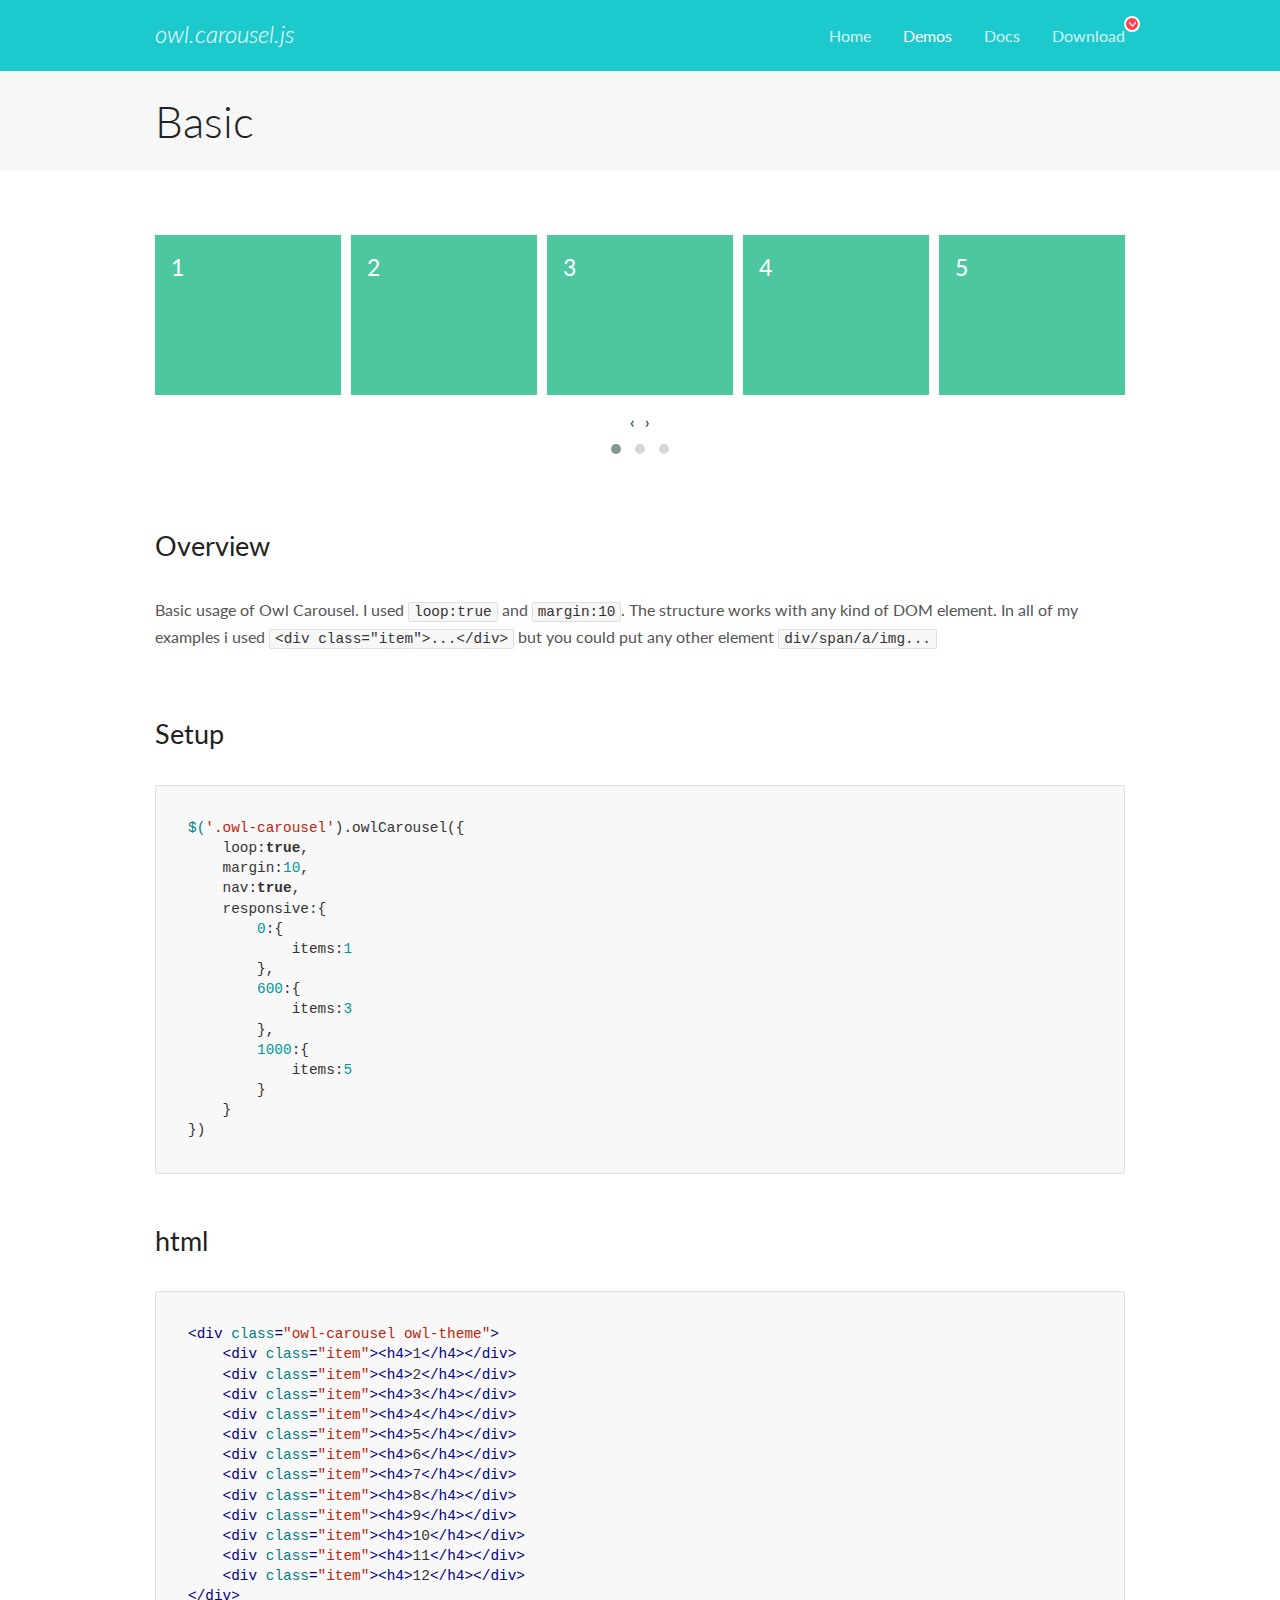
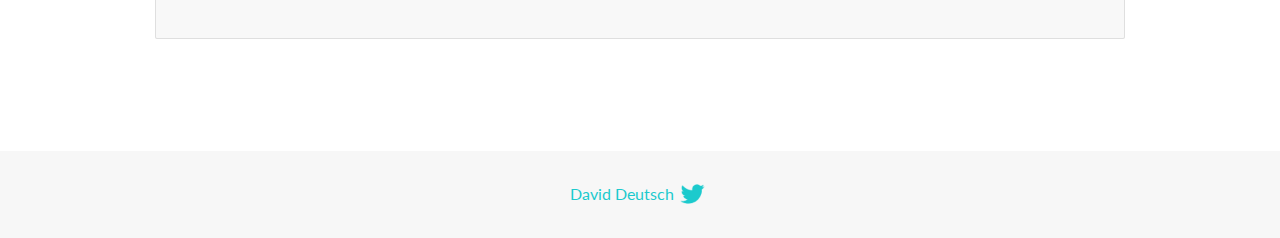
<file: lib/owlCarousel/docs/demos/basic.html>
<!DOCTYPE html>
<html lang="en">
  <head>

    <!-- head -->
    <meta charset="utf-8">
    <meta name="msapplication-tap-highlight" content="no" />
    <meta name="viewport" content="width=device-width, initial-scale=1.0" />
    <meta name="description" content="Basic usage demo">
    <meta name="author" content="David Deutsch">
    <title>
      Basic Demo | Owl Carousel | 2.3.4
    </title>

    <!-- Stylesheets -->
    <link href='https://fonts.googleapis.com/css?family=Lato:300,400,700,400italic,300italic' rel='stylesheet' type='text/css'>
    <link rel="stylesheet" href="../assets/css/docs.theme.min.css">

    <!-- Owl Stylesheets -->
    <link rel="stylesheet" href="../assets/owlcarousel/assets/owl.carousel.min.css">
    <link rel="stylesheet" href="../assets/owlcarousel/assets/owl.theme.default.min.css">

    <!-- HTML5 shim and Respond.js IE8 support of HTML5 elements and media queries -->

    <!--[if lt IE 9]>
      <script src="https://oss.maxcdn.com/libs/html5shiv/3.7.0/html5shiv.js"></script>
      <script src="https://oss.maxcdn.com/libs/respond.js/1.3.0/respond.min.js"></script>
    <![endif]-->

    <!-- Favicons -->
    <link rel="apple-touch-icon-precomposed" sizes="144x144" href="../assets/ico/apple-touch-icon-144-precomposed.png">
    <link rel="shortcut icon" href="../assets/ico/favicon.png">
    <link rel="shortcut icon" href="favicon.ico">

    <!-- Yeah i know js should not be in header. Its required for demos.-->

    <!-- javascript -->
    <script src="../assets/vendors/jquery.min.js"></script>
    <script src="../assets/owlcarousel/owl.carousel.js"></script>
  </head>
  <body>

    <!-- header -->
    <header class="header">
      <div class="row">
        <div class="large-12 columns">
          <div class="brand left">
            <h3>
              <a href="/OwlCarousel2/">owl.carousel.js</a> 
            </h3>
          </div>
          <a id="toggle-nav" class="right">
            <span></span> <span></span> <span></span> 
          </a> 
          <div class="nav-bar">
            <ul class="clearfix">
              <li> <a href="/OwlCarousel2/index.html">Home</a>  </li>
              <li class="active">
                <a href="/OwlCarousel2/demos/demos.html">Demos</a> 
              </li>
              <li> <a href="/OwlCarousel2/docs/started-welcome.html">Docs</a>  </li>
              <li>
                <a href="https://github.com/OwlCarousel2/OwlCarousel2/archive/2.3.4.zip">Download</a> 
                <span class="download"></span> 
              </li>
            </ul>
          </div>
        </div>
      </div>
    </header>

    <!-- title -->
    <section class="title">
      <div class="row">
        <div class="large-12 columns">
          <h1>Basic</h1>
        </div>
      </div>
    </section>

    <!--  Demos -->
    <section id="demos">
      <div class="row">
        <div class="large-12 columns">
          <div class="owl-carousel owl-theme">
            <div class="item">
              <h4>1</h4>
            </div>
            <div class="item">
              <h4>2</h4>
            </div>
            <div class="item">
              <h4>3</h4>
            </div>
            <div class="item">
              <h4>4</h4>
            </div>
            <div class="item">
              <h4>5</h4>
            </div>
            <div class="item">
              <h4>6</h4>
            </div>
            <div class="item">
              <h4>7</h4>
            </div>
            <div class="item">
              <h4>8</h4>
            </div>
            <div class="item">
              <h4>9</h4>
            </div>
            <div class="item">
              <h4>10</h4>
            </div>
            <div class="item">
              <h4>11</h4>
            </div>
            <div class="item">
              <h4>12</h4>
            </div>
          </div>
          <h3 id="overview">Overview</h3>
          <p>Basic usage of Owl Carousel. I used <code>loop:true</code> and <code>margin:10</code>. The structure works with any kind of DOM element. In all of my examples i used <code>&lt;div class=&quot;item&quot;&gt;...&lt;/div&gt;</code> but you could
            put any other element <code>div/span/a/img...</code></p>
          <h3 id="setup">Setup</h3>
          <pre><code>$(&#39;.owl-carousel&#39;).owlCarousel({
    loop:true,
    margin:10,
    nav:true,
    responsive:{
        0:{
            items:1
        },
        600:{
            items:3
        },
        1000:{
            items:5
        }
    }
})</code></pre>
          <h3 id="html">html</h3>
          <pre><code>&lt;div class=&quot;owl-carousel owl-theme&quot;&gt;
    &lt;div class=&quot;item&quot;&gt;&lt;h4&gt;1&lt;/h4&gt;&lt;/div&gt;
    &lt;div class=&quot;item&quot;&gt;&lt;h4&gt;2&lt;/h4&gt;&lt;/div&gt;
    &lt;div class=&quot;item&quot;&gt;&lt;h4&gt;3&lt;/h4&gt;&lt;/div&gt;
    &lt;div class=&quot;item&quot;&gt;&lt;h4&gt;4&lt;/h4&gt;&lt;/div&gt;
    &lt;div class=&quot;item&quot;&gt;&lt;h4&gt;5&lt;/h4&gt;&lt;/div&gt;
    &lt;div class=&quot;item&quot;&gt;&lt;h4&gt;6&lt;/h4&gt;&lt;/div&gt;
    &lt;div class=&quot;item&quot;&gt;&lt;h4&gt;7&lt;/h4&gt;&lt;/div&gt;
    &lt;div class=&quot;item&quot;&gt;&lt;h4&gt;8&lt;/h4&gt;&lt;/div&gt;
    &lt;div class=&quot;item&quot;&gt;&lt;h4&gt;9&lt;/h4&gt;&lt;/div&gt;
    &lt;div class=&quot;item&quot;&gt;&lt;h4&gt;10&lt;/h4&gt;&lt;/div&gt;
    &lt;div class=&quot;item&quot;&gt;&lt;h4&gt;11&lt;/h4&gt;&lt;/div&gt;
    &lt;div class=&quot;item&quot;&gt;&lt;h4&gt;12&lt;/h4&gt;&lt;/div&gt;
&lt;/div&gt;</code></pre>
          <script>
            $(document).ready(function() {
              var owl = $('.owl-carousel');
              owl.owlCarousel({
                margin: 10,
                nav: true,
                loop: true,
                responsive: {
                  0: {
                    items: 1
                  },
                  600: {
                    items: 3
                  },
                  1000: {
                    items: 5
                  }
                }
              })
            })
          </script>
        </div>
      </div>
    </section>

    <!-- footer -->
    <footer class="footer">
      <div class="row">
        <div class="large-12 columns">
          <h5>
            <a href="/OwlCarousel2/docs/support-contact.html">David Deutsch</a> 
            <a id="custom-tweet-button" href="https://twitter.com/share?url=https://github.com/OwlCarousel2/OwlCarousel2&text=Owl Carousel - This is so awesome! " target="_blank"></a> 
          </h5>
        </div>
      </div>
    </footer>

    <!-- vendors -->
    <script src="../assets/vendors/highlight.js"></script>
    <script src="../assets/js/app.js"></script>
  </body>
</html>
</file>
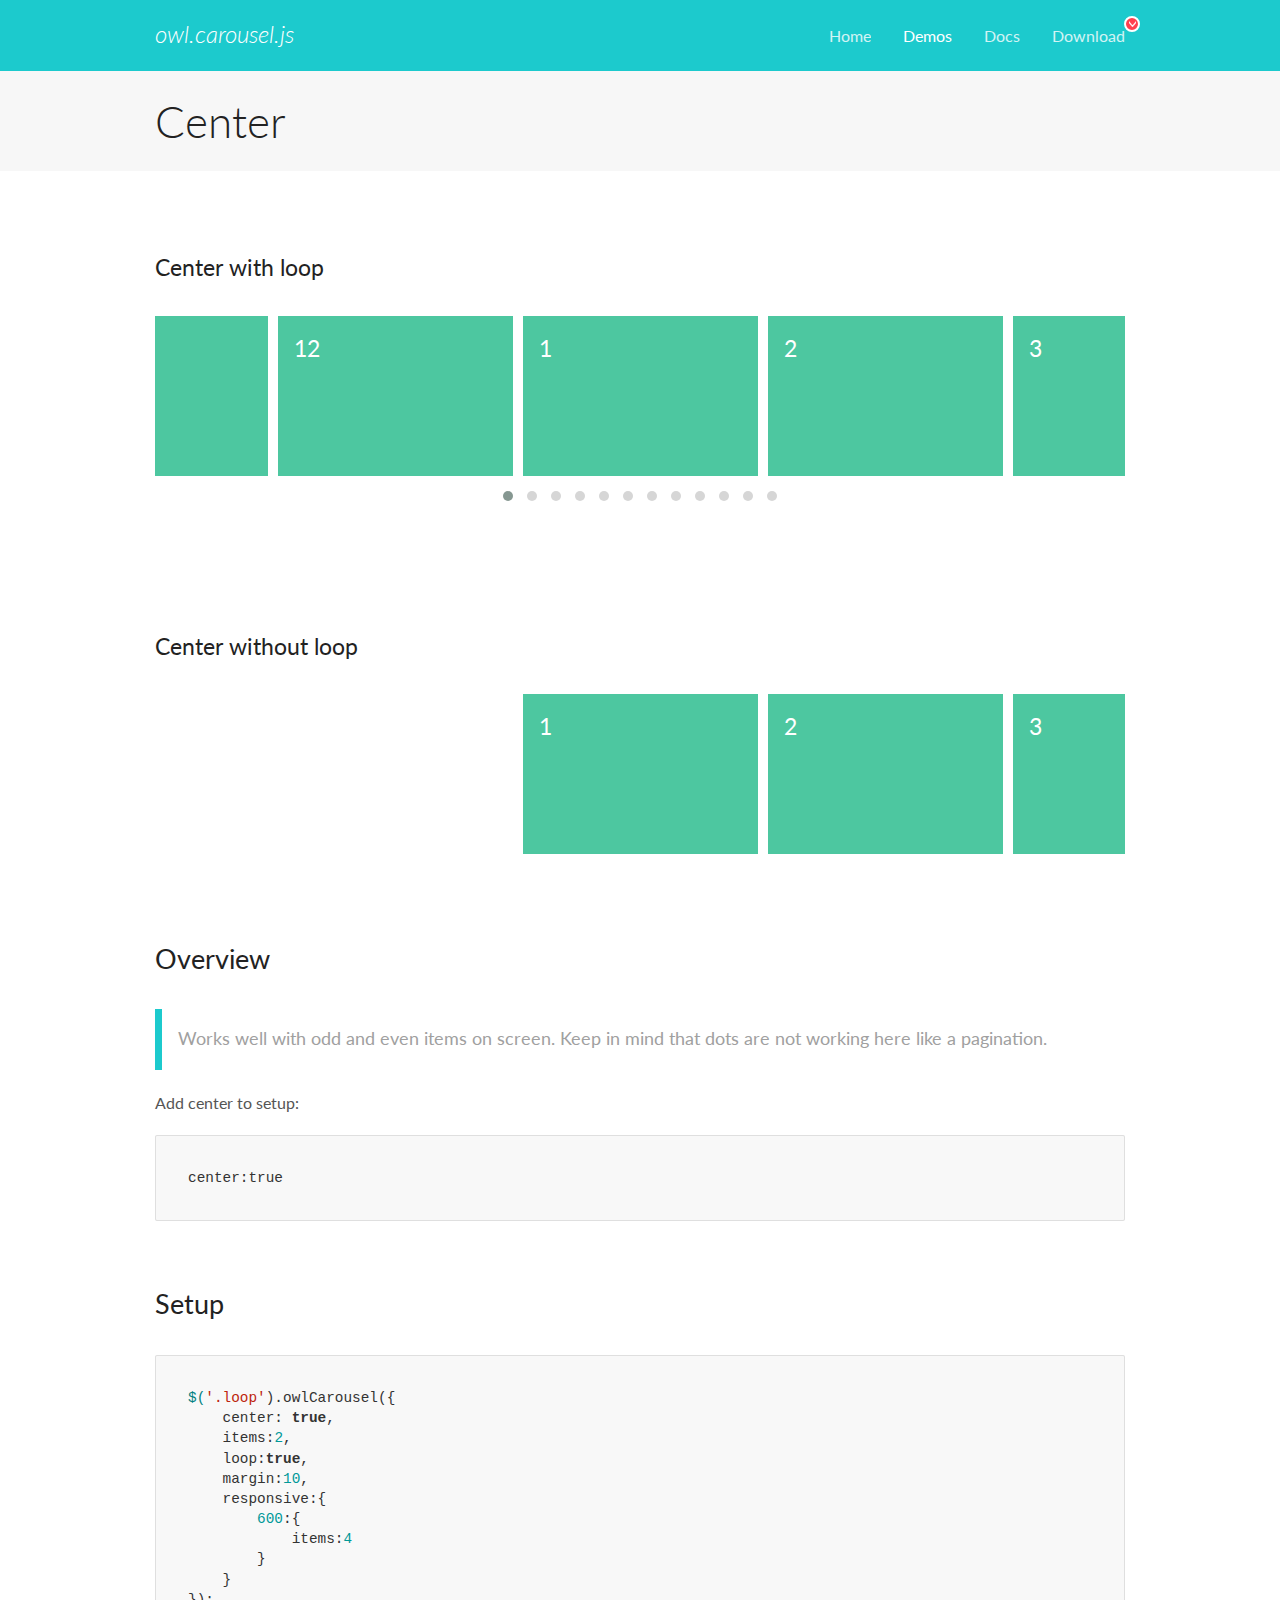
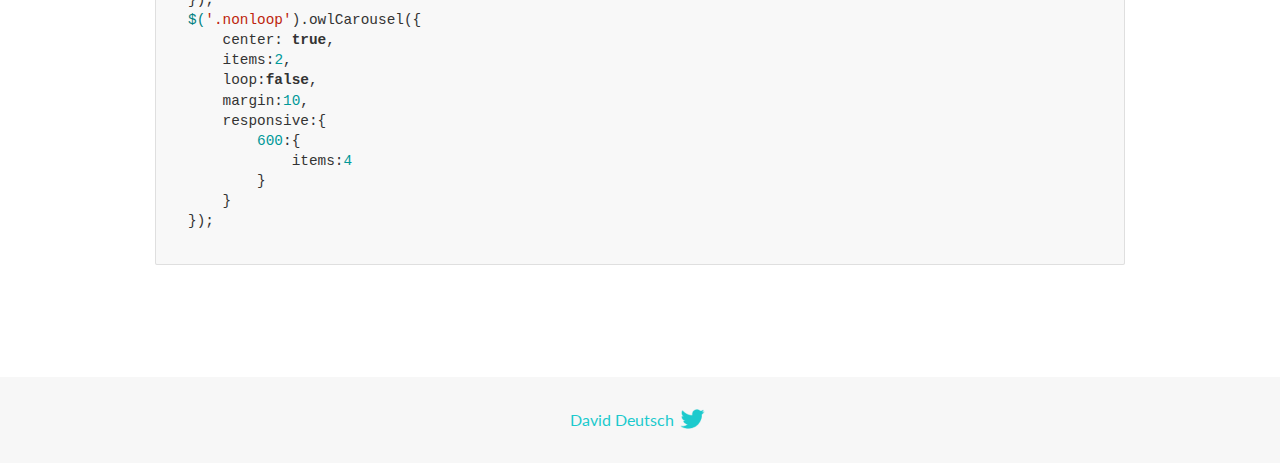
<file: lib/owlCarousel/docs/demos/center.html>
<!DOCTYPE html>
<html lang="en">
  <head>

    <!-- head -->
    <meta charset="utf-8">
    <meta name="msapplication-tap-highlight" content="no" />
    <meta name="viewport" content="width=device-width, initial-scale=1.0" />
    <meta name="description" content="Center carousel">
    <meta name="author" content="David Deutsch">
    <title>
      Center Demo | Owl Carousel | 2.3.4
    </title>

    <!-- Stylesheets -->
    <link href='https://fonts.googleapis.com/css?family=Lato:300,400,700,400italic,300italic' rel='stylesheet' type='text/css'>
    <link rel="stylesheet" href="../assets/css/docs.theme.min.css">

    <!-- Owl Stylesheets -->
    <link rel="stylesheet" href="../assets/owlcarousel/assets/owl.carousel.min.css">
    <link rel="stylesheet" href="../assets/owlcarousel/assets/owl.theme.default.min.css">

    <!-- HTML5 shim and Respond.js IE8 support of HTML5 elements and media queries -->

    <!--[if lt IE 9]>
      <script src="https://oss.maxcdn.com/libs/html5shiv/3.7.0/html5shiv.js"></script>
      <script src="https://oss.maxcdn.com/libs/respond.js/1.3.0/respond.min.js"></script>
    <![endif]-->

    <!-- Favicons -->
    <link rel="apple-touch-icon-precomposed" sizes="144x144" href="../assets/ico/apple-touch-icon-144-precomposed.png">
    <link rel="shortcut icon" href="../assets/ico/favicon.png">
    <link rel="shortcut icon" href="favicon.ico">

    <!-- Yeah i know js should not be in header. Its required for demos.-->

    <!-- javascript -->
    <script src="../assets/vendors/jquery.min.js"></script>
    <script src="../assets/owlcarousel/owl.carousel.js"></script>
  </head>
  <body>

    <!-- header -->
    <header class="header">
      <div class="row">
        <div class="large-12 columns">
          <div class="brand left">
            <h3>
              <a href="/OwlCarousel2/">owl.carousel.js</a> 
            </h3>
          </div>
          <a id="toggle-nav" class="right">
            <span></span> <span></span> <span></span> 
          </a> 
          <div class="nav-bar">
            <ul class="clearfix">
              <li> <a href="/OwlCarousel2/index.html">Home</a>  </li>
              <li class="active">
                <a href="/OwlCarousel2/demos/demos.html">Demos</a> 
              </li>
              <li> <a href="/OwlCarousel2/docs/started-welcome.html">Docs</a>  </li>
              <li>
                <a href="https://github.com/OwlCarousel2/OwlCarousel2/archive/2.3.4.zip">Download</a> 
                <span class="download"></span> 
              </li>
            </ul>
          </div>
        </div>
      </div>
    </header>

    <!-- title -->
    <section class="title">
      <div class="row">
        <div class="large-12 columns">
          <h1>Center</h1>
        </div>
      </div>
    </section>

    <!--  Demos -->
    <section id="demos">
      <div class="row">
        <div class="large-12 columns">
          <h4 id="center-with-loop">Center with loop</h4>
          <div class="loop owl-carousel owl-theme">
            <div class="item">
              <h4>1</h4>
            </div>
            <div class="item">
              <h4>2</h4>
            </div>
            <div class="item">
              <h4>3</h4>
            </div>
            <div class="item">
              <h4>4</h4>
            </div>
            <div class="item">
              <h4>5</h4>
            </div>
            <div class="item">
              <h4>6</h4>
            </div>
            <div class="item">
              <h4>7</h4>
            </div>
            <div class="item">
              <h4>8</h4>
            </div>
            <div class="item">
              <h4>9</h4>
            </div>
            <div class="item">
              <h4>10</h4>
            </div>
            <div class="item">
              <h4>11</h4>
            </div>
            <div class="item">
              <h4>12</h4>
            </div>
          </div>
          <br>
          <h4 id="center-without-loop">Center without loop</h4>
          <div class="nonloop owl-carousel">
            <div class="item">
              <h4>1</h4>
            </div>
            <div class="item">
              <h4>2</h4>
            </div>
            <div class="item">
              <h4>3</h4>
            </div>
            <div class="item">
              <h4>4</h4>
            </div>
            <div class="item">
              <h4>5</h4>
            </div>
            <div class="item">
              <h4>6</h4>
            </div>
            <div class="item">
              <h4>7</h4>
            </div>
            <div class="item">
              <h4>8</h4>
            </div>
            <div class="item">
              <h4>9</h4>
            </div>
            <div class="item">
              <h4>10</h4>
            </div>
            <div class="item">
              <h4>11</h4>
            </div>
            <div class="item">
              <h4>12</h4>
            </div>
          </div>
          <h3 id="overview">Overview</h3>
          <blockquote>
            <p>Works well with odd and even items on screen. Keep in mind that dots are not working here like a pagination.</p>
          </blockquote>
          <p>Add center to setup:</p>
          <pre><code>center:true</code></pre>
          <h3 id="setup">Setup</h3>
          <pre><code>$(&#39;.loop&#39;).owlCarousel({
    center: true,
    items:2,
    loop:true,
    margin:10,
    responsive:{
        600:{
            items:4
        }
    }
});
$(&#39;.nonloop&#39;).owlCarousel({
    center: true,
    items:2,
    loop:false,
    margin:10,
    responsive:{
        600:{
            items:4
        }
    }
});</code></pre>
          <script>
            jQuery(document).ready(function($) {
              $('.loop').owlCarousel({
                center: true,
                items: 2,
                loop: true,
                margin: 10,
                responsive: {
                  600: {
                    items: 4
                  }
                }
              });
              $('.nonloop').owlCarousel({
                center: true,
                items: 2,
                loop: false,
                margin: 10,
                responsive: {
                  600: {
                    items: 4
                  }
                }
              });
            });
          </script>
        </div>
      </div>
    </section>

    <!-- footer -->
    <footer class="footer">
      <div class="row">
        <div class="large-12 columns">
          <h5>
            <a href="/OwlCarousel2/docs/support-contact.html">David Deutsch</a> 
            <a id="custom-tweet-button" href="https://twitter.com/share?url=https://github.com/OwlCarousel2/OwlCarousel2&text=Owl Carousel - This is so awesome! " target="_blank"></a> 
          </h5>
        </div>
      </div>
    </footer>

    <!-- vendors -->
    <script src="../assets/vendors/highlight.js"></script>
    <script src="../assets/js/app.js"></script>
  </body>
</html>
</file>
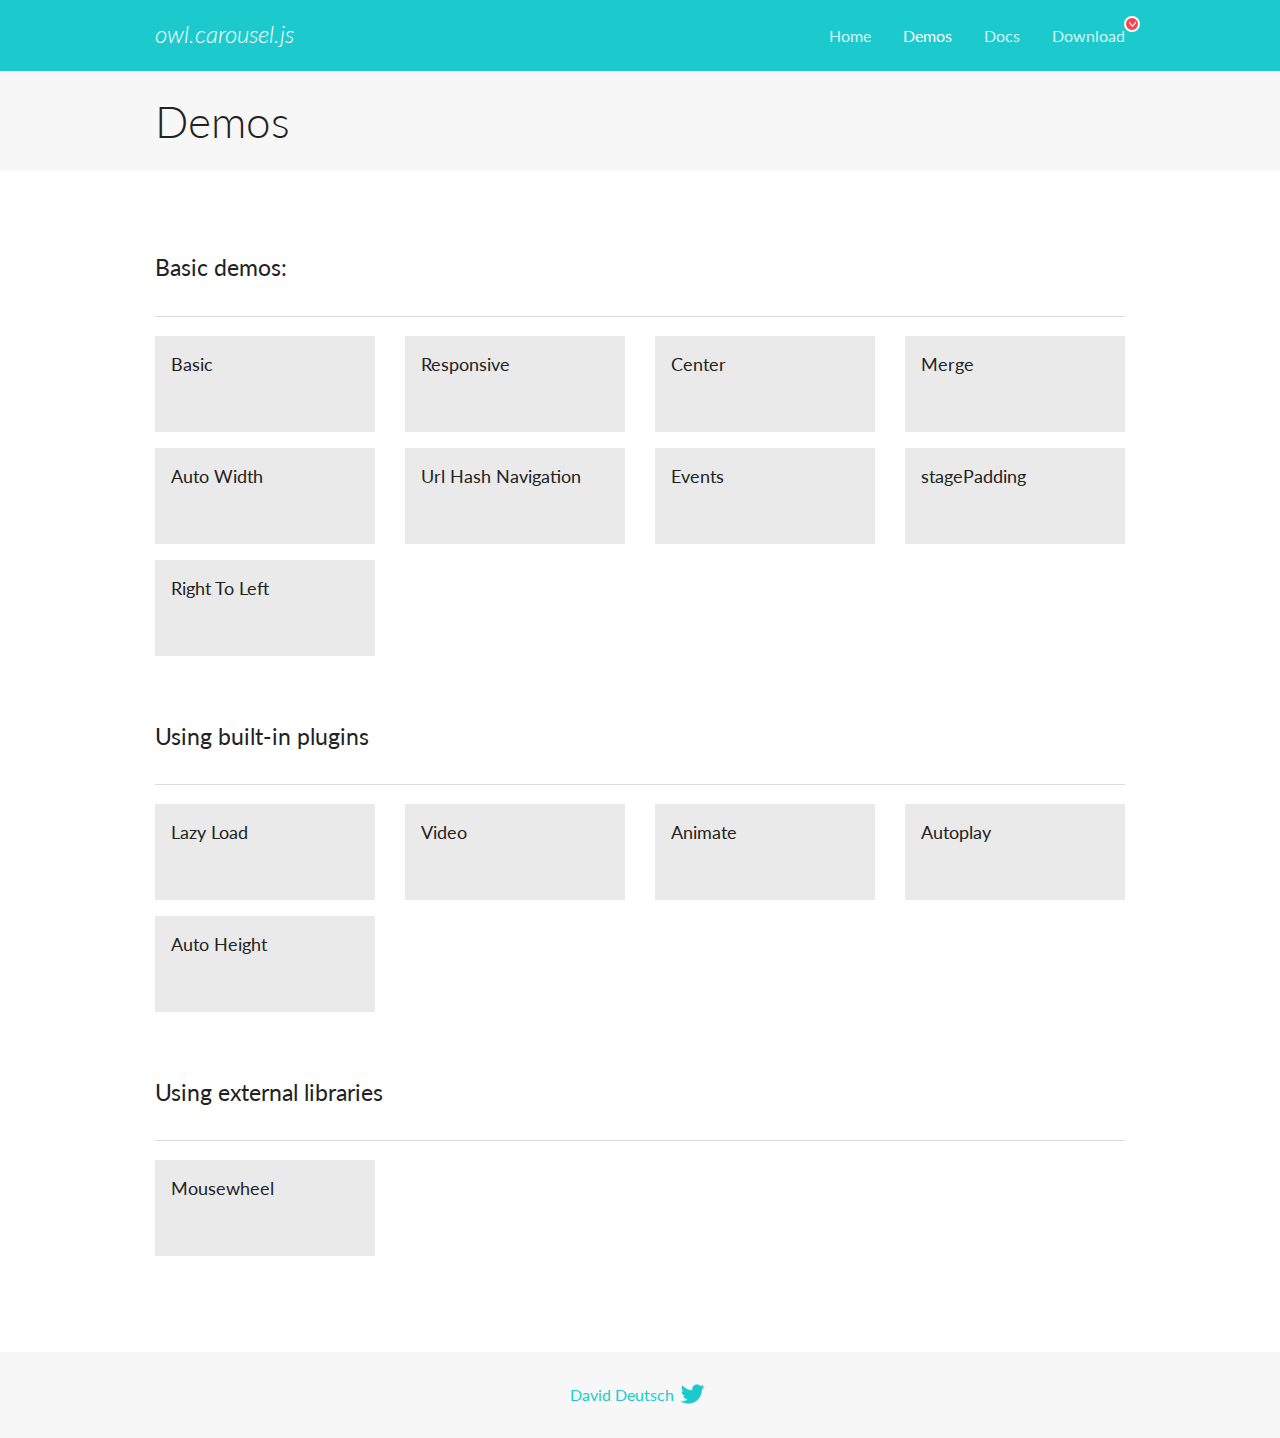
<file: lib/owlCarousel/docs/demos/demos.html>
<!DOCTYPE html>
<html lang="en">
  <head>

    <!-- head -->
    <meta charset="utf-8">
    <meta name="msapplication-tap-highlight" content="no" />
    <meta name="viewport" content="width=device-width, initial-scale=1.0" />
    <meta name="description" content="A list of Owl Carousel examples.">
    <meta name="author" content="David Deutsch">
    <title>
      Demos | Owl Carousel | 2.3.4
    </title>

    <!-- Stylesheets -->
    <link href='https://fonts.googleapis.com/css?family=Lato:300,400,700,400italic,300italic' rel='stylesheet' type='text/css'>
    <link rel="stylesheet" href="../assets/css/docs.theme.min.css">

    <!-- Owl Stylesheets -->
    <link rel="stylesheet" href="../assets/owlcarousel/assets/owl.carousel.min.css">
    <link rel="stylesheet" href="../assets/owlcarousel/assets/owl.theme.default.min.css">

    <!-- HTML5 shim and Respond.js IE8 support of HTML5 elements and media queries -->

    <!--[if lt IE 9]>
      <script src="https://oss.maxcdn.com/libs/html5shiv/3.7.0/html5shiv.js"></script>
      <script src="https://oss.maxcdn.com/libs/respond.js/1.3.0/respond.min.js"></script>
    <![endif]-->

    <!-- Favicons -->
    <link rel="apple-touch-icon-precomposed" sizes="144x144" href="../assets/ico/apple-touch-icon-144-precomposed.png">
    <link rel="shortcut icon" href="../assets/ico/favicon.png">
    <link rel="shortcut icon" href="favicon.ico">

    <!-- Yeah i know js should not be in header. Its required for demos.-->

    <!-- javascript -->
    <script src="../assets/vendors/jquery.min.js"></script>
    <script src="../assets/owlcarousel/owl.carousel.js"></script>
  </head>
  <body>

    <!-- header -->
    <header class="header">
      <div class="row">
        <div class="large-12 columns">
          <div class="brand left">
            <h3>
              <a href="/OwlCarousel2/">owl.carousel.js</a> 
            </h3>
          </div>
          <a id="toggle-nav" class="right">
            <span></span> <span></span> <span></span> 
          </a> 
          <div class="nav-bar">
            <ul class="clearfix">
              <li> <a href="/OwlCarousel2/index.html">Home</a>  </li>
              <li class="active">
                <a href="/OwlCarousel2/demos/demos.html">Demos</a> 
              </li>
              <li> <a href="/OwlCarousel2/docs/started-welcome.html">Docs</a>  </li>
              <li>
                <a href="https://github.com/OwlCarousel2/OwlCarousel2/archive/2.3.4.zip">Download</a> 
                <span class="download"></span> 
              </li>
            </ul>
          </div>
        </div>
      </div>
    </header>

    <!-- title -->
    <section class="title">
      <div class="row">
        <div class="large-12 columns">
          <h1>Demos</h1>
        </div>
      </div>
    </section>

    <!--  Demos -->
    <section id="demos">
      <div class="row">
        <div class="large-12 columns">
          <h4 id="basic-demos-">Basic demos:</h4>
          <hr>
          <div class="demo-list">
            <div class="row">
              <div class="small-6 medium-4 large-3 columns">
                <a href="basic.html" class="demo-block">
                  <h5>Basic </h5>
                </a> 
              </div>
              <div class="small-6 medium-4 large-3 columns">
                <a href="responsive.html" class="demo-block">
                  <h5>Responsive </h5>
                </a> 
              </div>
              <div class="small-6 medium-4 large-3 columns">
                <a href="center.html" class="demo-block">
                  <h5>Center </h5>
                </a> 
              </div>
              <div class="small-6 medium-4 large-3 columns">
                <a href="merge.html" class="demo-block">
                  <h5>Merge </h5>
                </a> 
              </div>
              <div class="small-6 medium-4 large-3 columns">
                <a href="autowidth.html" class="demo-block">
                  <h5>Auto Width </h5>
                </a> 
              </div>
              <div class="small-6 medium-4 large-3 columns">
                <a href="urlhashnav.html" class="demo-block">
                  <h5>Url Hash Navigation </h5>
                </a> 
              </div>
              <div class="small-6 medium-4 large-3 columns">
                <a href="events.html" class="demo-block">
                  <h5>Events </h5>
                </a> 
              </div>
              <div class="small-6 medium-4 large-3 columns">
                <a href="stagepadding.html" class="demo-block">
                  <h5>stagePadding </h5>
                </a> 
              </div>
              <div class="small-6 medium-4 large-3 columns">
                <a href="rtl.html" class="demo-block">
                  <h5>Right To Left </h5>
                </a> 
              </div>
            </div>
          </div>
          <h4 id="using-built-in-plugins">Using built-in plugins</h4>
          <hr>
          <div class="demo-list">
            <div class="row">
              <div class="small-6 medium-4 large-3 columns">
                <a href="lazyLoad.html" class="demo-block">
                  <h5>Lazy Load </h5>
                </a> 
              </div>
              <div class="small-6 medium-4 large-3 columns">
                <a href="video.html" class="demo-block">
                  <h5>Video </h5>
                </a> 
              </div>
              <div class="small-6 medium-4 large-3 columns">
                <a href="animate.html" class="demo-block">
                  <h5>Animate </h5>
                </a> 
              </div>
              <div class="small-6 medium-4 large-3 columns">
                <a href="autoplay.html" class="demo-block">
                  <h5>Autoplay </h5>
                </a> 
              </div>
              <div class="small-6 medium-4 large-3 columns">
                <a href="autoheight.html" class="demo-block">
                  <h5>Auto Height </h5>
                </a> 
              </div>
            </div>
          </div>
          <h4 id="using-external-libraries">Using external libraries</h4>
          <hr>
          <div class="demo-list">
            <div class="row">
              <div class="small-6 medium-4 large-3 columns">
                <a href="mousewheel.html" class="demo-block">
                  <h5>Mousewheel </h5>
                </a> 
              </div>
            </div>
          </div>
        </div>
      </div>
    </section>

    <!-- footer -->
    <footer class="footer">
      <div class="row">
        <div class="large-12 columns">
          <h5>
            <a href="/OwlCarousel2/docs/support-contact.html">David Deutsch</a> 
            <a id="custom-tweet-button" href="https://twitter.com/share?url=https://github.com/OwlCarousel2/OwlCarousel2&text=Owl Carousel - This is so awesome! " target="_blank"></a> 
          </h5>
        </div>
      </div>
    </footer>

    <!-- vendors -->
    <script src="../assets/vendors/highlight.js"></script>
    <script src="../assets/js/app.js"></script>
  </body>
</html>
</file>
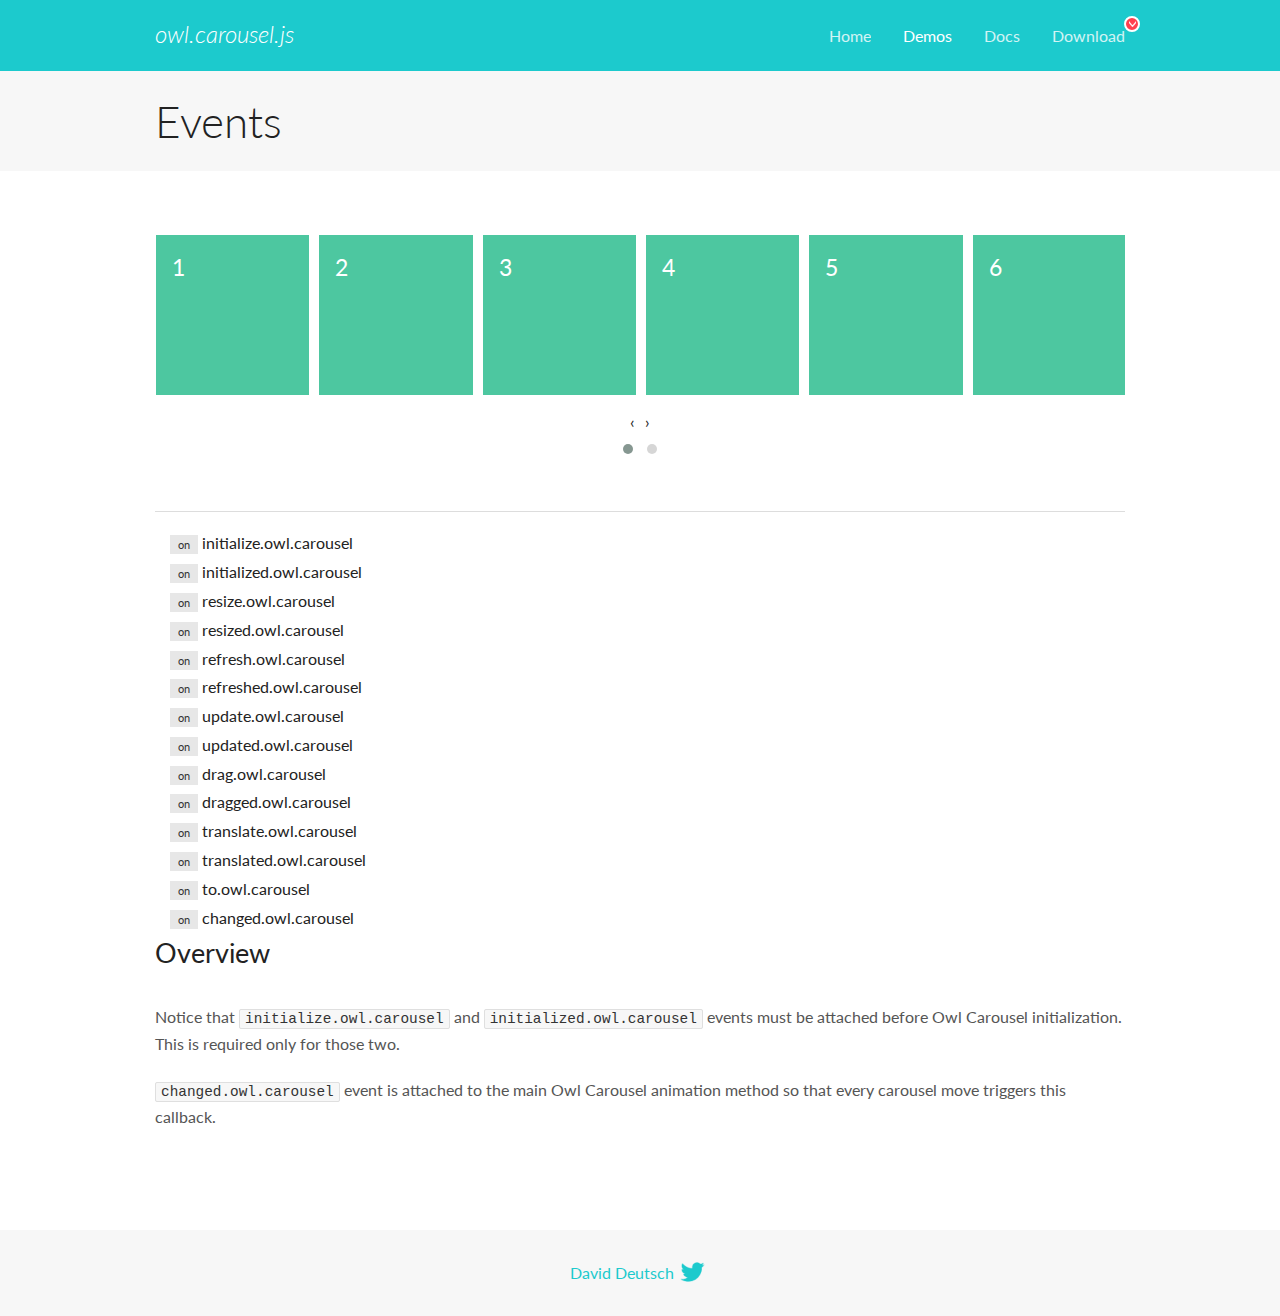
<file: lib/owlCarousel/docs/demos/events.html>
<!DOCTYPE html>
<html lang="en">
  <head>

    <!-- head -->
    <meta charset="utf-8">
    <meta name="msapplication-tap-highlight" content="no" />
    <meta name="viewport" content="width=device-width, initial-scale=1.0" />
    <meta name="description" content="Events usage demo">
    <meta name="author" content="David Deutsch">
    <title>
      Events Demo | Owl Carousel | 2.3.4
    </title>

    <!-- Stylesheets -->
    <link href='https://fonts.googleapis.com/css?family=Lato:300,400,700,400italic,300italic' rel='stylesheet' type='text/css'>
    <link rel="stylesheet" href="../assets/css/docs.theme.min.css">

    <!-- Owl Stylesheets -->
    <link rel="stylesheet" href="../assets/owlcarousel/assets/owl.carousel.min.css">
    <link rel="stylesheet" href="../assets/owlcarousel/assets/owl.theme.default.min.css">

    <!-- HTML5 shim and Respond.js IE8 support of HTML5 elements and media queries -->

    <!--[if lt IE 9]>
      <script src="https://oss.maxcdn.com/libs/html5shiv/3.7.0/html5shiv.js"></script>
      <script src="https://oss.maxcdn.com/libs/respond.js/1.3.0/respond.min.js"></script>
    <![endif]-->

    <!-- Favicons -->
    <link rel="apple-touch-icon-precomposed" sizes="144x144" href="../assets/ico/apple-touch-icon-144-precomposed.png">
    <link rel="shortcut icon" href="../assets/ico/favicon.png">
    <link rel="shortcut icon" href="favicon.ico">

    <!-- Yeah i know js should not be in header. Its required for demos.-->

    <!-- javascript -->
    <script src="../assets/vendors/jquery.min.js"></script>
    <script src="../assets/owlcarousel/owl.carousel.js"></script>
  </head>
  <body>

    <!-- header -->
    <header class="header">
      <div class="row">
        <div class="large-12 columns">
          <div class="brand left">
            <h3>
              <a href="/OwlCarousel2/">owl.carousel.js</a> 
            </h3>
          </div>
          <a id="toggle-nav" class="right">
            <span></span> <span></span> <span></span> 
          </a> 
          <div class="nav-bar">
            <ul class="clearfix">
              <li> <a href="/OwlCarousel2/index.html">Home</a>  </li>
              <li class="active">
                <a href="/OwlCarousel2/demos/demos.html">Demos</a> 
              </li>
              <li> <a href="/OwlCarousel2/docs/started-welcome.html">Docs</a>  </li>
              <li>
                <a href="https://github.com/OwlCarousel2/OwlCarousel2/archive/2.3.4.zip">Download</a> 
                <span class="download"></span> 
              </li>
            </ul>
          </div>
        </div>
      </div>
    </header>

    <!-- title -->
    <section class="title">
      <div class="row">
        <div class="large-12 columns">
          <h1>Events</h1>
        </div>
      </div>
    </section>

    <!--  Demos -->
    <section id="demos">
      <div class="row">
        <div class="large-12 columns">
          <div class="owl-carousel owl-theme">
            <div class="item">
              <h4>1</h4>
            </div>
            <div class="item">
              <h4>2</h4>
            </div>
            <div class="item">
              <h4>3</h4>
            </div>
            <div class="item">
              <h4>4</h4>
            </div>
            <div class="item">
              <h4>5</h4>
            </div>
            <div class="item">
              <h4>6</h4>
            </div>
            <div class="item">
              <h4>7</h4>
            </div>
            <div class="item">
              <h4>8</h4>
            </div>
            <div class="item">
              <h4>9</h4>
            </div>
            <div class="item">
              <h4>10</h4>
            </div>
            <div class="item">
              <h4>11</h4>
            </div>
            <div class="item">
              <h4>12</h4>
            </div>
          </div>
          <hr>
          <div class="large-12 columns callbacks">
            <div><span class="label secondary initialize">on</span>  initialize.owl.carousel </div>
            <div><span class="label secondary initialized">on</span>  initialized.owl.carousel </div>
            <div><span class="label secondary resize">on</span>  resize.owl.carousel </div>
            <div><span class="label secondary resized">on</span>  resized.owl.carousel </div>
            <div><span class="label secondary refresh">on</span>  refresh.owl.carousel </div>
            <div><span class="label secondary refreshed">on</span>  refreshed.owl.carousel </div>
            <div><span class="label secondary update">on</span>  update.owl.carousel </div>
            <div><span class="label secondary updated">on</span>  updated.owl.carousel </div>
            <div><span class="label secondary drag">on</span>  drag.owl.carousel </div>
            <div><span class="label secondary dragged">on</span>  dragged.owl.carousel </div>
            <div><span class="label secondary translate">on</span>  translate.owl.carousel </div>
            <div><span class="label secondary translated">on</span>  translated.owl.carousel </div>
            <div><span class="label secondary to">on</span>  to.owl.carousel </div>
            <div><span class="label secondary changed">on</span>  changed.owl.carousel </div>
          </div>
          <h3 id="overview">Overview</h3>
          <p>Notice that <code>initialize.owl.carousel</code> and <code>initialized.owl.carousel</code> events must be attached before Owl Carousel initialization. This is required only for those two.</p>
          <p><code>changed.owl.carousel</code> event is attached to the main Owl Carousel animation method so that every carousel move triggers this callback.</p>
          <script>
            jQuery(document).ready(function($) {
              var owl = $('.owl-carousel');
              owl.on('initialize.owl.carousel initialized.owl.carousel ' +
                'initialize.owl.carousel initialize.owl.carousel ' +
                'resize.owl.carousel resized.owl.carousel ' +
                'refresh.owl.carousel refreshed.owl.carousel ' +
                'update.owl.carousel updated.owl.carousel ' +
                'drag.owl.carousel dragged.owl.carousel ' +
                'translate.owl.carousel translated.owl.carousel ' +
                'to.owl.carousel changed.owl.carousel',
                function(e) {
                  $('.' + e.type)
                    .removeClass('secondary')
                    .addClass('success');
                  window.setTimeout(function() {
                    $('.' + e.type)
                      .removeClass('success')
                      .addClass('secondary');
                  }, 500);
                });
              owl.owlCarousel({
                loop: true,
                nav: true,
                lazyLoad: true,
                margin: 10,
                video: true,
                responsive: {
                  0: {
                    items: 1
                  },
                  600: {
                    items: 3
                  },
                  960: {
                    items: 5,
                  },
                  1200: {
                    items: 6
                  }
                }
              });
            });
          </script>
        </div>
      </div>
    </section>

    <!-- footer -->
    <footer class="footer">
      <div class="row">
        <div class="large-12 columns">
          <h5>
            <a href="/OwlCarousel2/docs/support-contact.html">David Deutsch</a> 
            <a id="custom-tweet-button" href="https://twitter.com/share?url=https://github.com/OwlCarousel2/OwlCarousel2&text=Owl Carousel - This is so awesome! " target="_blank"></a> 
          </h5>
        </div>
      </div>
    </footer>

    <!-- vendors -->
    <script src="../assets/vendors/highlight.js"></script>
    <script src="../assets/js/app.js"></script>
  </body>
</html>
</file>
<file: moto/css/lightslider.css>
/*! lightslider - v1.1.3 - 2015-04-14
* https://github.com/sachinchoolur/lightslider
* Copyright (c) 2015 Sachin N; Licensed MIT */


/** /!!! core css Should not edit !!!/**/

.lSSlideOuter {
    overflow: hidden;
    -webkit-touch-callout: none;
    -webkit-user-select: none;
    -khtml-user-select: none;
    -moz-user-select: none;
    -ms-user-select: none;
    user-select: none
}

.lightSlider:before,
.lightSlider:after {
    content: " ";
    display: table;
}

.lightSlider {
    overflow: hidden;
    margin: 0;
}

.lSSlideWrapper {
    max-width: 100%;
    overflow: hidden;
    position: relative;
}

.lSSlideWrapper>.lightSlider:after {
    clear: both;
}

.lSSlideWrapper .lSSlide {
    -webkit-transform: translate(0px, 0px);
    -ms-transform: translate(0px, 0px);
    transform: translate(0px, 0px);
    -webkit-transition: all 1s;
    -webkit-transition-property: -webkit-transform, height;
    -moz-transition-property: -moz-transform, height;
    transition-property: transform, height;
    -webkit-transition-duration: inherit !important;
    transition-duration: inherit !important;
    -webkit-transition-timing-function: inherit !important;
    transition-timing-function: inherit !important;
}

.lSSlideWrapper .lSFade {
    position: relative;
}

.lSSlideWrapper .lSFade>* {
    position: absolute !important;
    top: 0;
    left: 0;
    z-index: 9;
    margin-right: 0;
    width: 100%;
}

.lSSlideWrapper.usingCss .lSFade>* {
    opacity: 0;
    -webkit-transition-delay: 0s;
    transition-delay: 0s;
    -webkit-transition-duration: inherit !important;
    transition-duration: inherit !important;
    -webkit-transition-property: opacity;
    transition-property: opacity;
    -webkit-transition-timing-function: inherit !important;
    transition-timing-function: inherit !important;
}

.lSSlideWrapper .lSFade>*.active {
    z-index: 10;
}

.lSSlideWrapper.usingCss .lSFade>*.active {
    opacity: 1;
}


/** /!!! End of core css Should not edit !!!/**/


/* Pager */

.lSSlideOuter .lSPager.lSpg {
    margin: 10px 0 0;
    padding: 0;
    text-align: center;
}

.lSSlideOuter .lSPager.lSpg>li {
    cursor: pointer;
    display: inline-block;
    padding: 0 5px;
}

.lSSlideOuter .lSPager.lSpg>li a {
    background-color: #222222;
    border-radius: 30px;
    display: inline-block;
    height: 8px;
    overflow: hidden;
    text-indent: -999em;
    width: 8px;
    position: relative;
    z-index: 99;
    -webkit-transition: all 0.5s linear 0s;
    transition: all 0.5s linear 0s;
}

.lSSlideOuter .lSPager.lSpg>li:hover a,
.lSSlideOuter .lSPager.lSpg>li.active a {
    background-color: #428bca;
}

.lSSlideOuter .media {
    opacity: 0.8;
}

.lSSlideOuter .media.active {
    opacity: 1;
}


/* End of pager */


/** Gallery */

.lSSlideOuter .lSPager.lSGallery {
    list-style: none outside none;
    padding-left: 0;
    margin: 0;
    overflow: hidden;
    transform: translate3d(0px, 0px, 0px);
    -moz-transform: translate3d(0px, 0px, 0px);
    -ms-transform: translate3d(0px, 0px, 0px);
    -webkit-transform: translate3d(0px, 0px, 0px);
    -o-transform: translate3d(0px, 0px, 0px);
    -webkit-transition-property: -webkit-transform;
    -moz-transition-property: -moz-transform;
    -webkit-touch-callout: none;
    -webkit-user-select: none;
    -khtml-user-select: none;
    -moz-user-select: none;
    -ms-user-select: none;
    user-select: none;
}

.lSSlideOuter .lSPager.lSGallery li {
    overflow: hidden;
    -webkit-transition: border-radius 0.12s linear 0s 0.35s linear 0s;
    transition: border-radius 0.12s linear 0s 0.35s linear 0s;
}

.lSSlideOuter .lSPager.lSGallery li.active,
.lSSlideOuter .lSPager.lSGallery li:hover {
    border-radius: 5px;
}

.lSSlideOuter .lSPager.lSGallery img {
    display: block;
    height: auto;
    max-width: 100%;
}

.lSSlideOuter .lSPager.lSGallery:before,
.lSSlideOuter .lSPager.lSGallery:after {
    content: " ";
    display: table;
}

.lSSlideOuter .lSPager.lSGallery:after {
    clear: both;
}


/* End of Gallery*/


/* slider actions */

.lSAction>a {
    width: 32px;
    display: block;
    top: 50%;
    height: 32px;
    background-image: url('../img/controls.png');
    cursor: pointer;
    position: absolute;
    z-index: 99;
    margin-top: -16px;
    opacity: 0.5;
    -webkit-transition: opacity 0.35s linear 0s;
    transition: opacity 0.35s linear 0s;
}

.lSAction>a:hover {
    opacity: 1;
}

.lSAction>.lSPrev {
    background-position: 0 0;
    left: 10px;
}

.lSAction>.lSNext {
    background-position: -32px 0;
    right: 10px;
}

.lSAction>a.disabled {
    pointer-events: none;
}

.cS-hidden {
    height: 1px;
    opacity: 0;
    filter: alpha(opacity=0);
    overflow: hidden;
}


/* vertical */

.lSSlideOuter.vertical {
    position: relative;
}

.lSSlideOuter.vertical.noPager {
    padding-right: 0px !important;
}

.lSSlideOuter.vertical .lSGallery {
    position: absolute !important;
    right: 0;
    top: 0;
}

.lSSlideOuter.vertical .lightSlider>* {
    width: 100% !important;
    max-width: none !important;
}


/* vertical controlls */

.lSSlideOuter.vertical .lSAction>a {
    left: 50%;
    margin-left: -14px;
    margin-top: 0;
}

.lSSlideOuter.vertical .lSAction>.lSNext {
    background-position: 31px -31px;
    bottom: 10px;
    top: auto;
}

.lSSlideOuter.vertical .lSAction>.lSPrev {
    background-position: 0 -31px;
    bottom: auto;
    top: 10px;
}


/* vertical */


/* Rtl */

.lSSlideOuter.lSrtl {
    direction: rtl;
}

.lSSlideOuter .lightSlider,
.lSSlideOuter .lSPager {
    padding-left: 0;
    list-style: none outside none;
}

.lSSlideOuter.lSrtl .lightSlider,
.lSSlideOuter.lSrtl .lSPager {
    padding-right: 0;
}

.lSSlideOuter .lightSlider>*,
.lSSlideOuter .lSGallery li {
    float: left;
}

.lSSlideOuter.lSrtl .lightSlider>*,
.lSSlideOuter.lSrtl .lSGallery li {
    float: right !important;
}


/* Rtl */

@-webkit-keyframes rightEnd {
    0% {
        left: 0;
    }
    50% {
        left: -15px;
    }
    100% {
        left: 0;
    }
}

@keyframes rightEnd {
    0% {
        left: 0;
    }
    50% {
        left: -15px;
    }
    100% {
        left: 0;
    }
}

@-webkit-keyframes topEnd {
    0% {
        top: 0;
    }
    50% {
        top: -15px;
    }
    100% {
        top: 0;
    }
}

@keyframes topEnd {
    0% {
        top: 0;
    }
    50% {
        top: -15px;
    }
    100% {
        top: 0;
    }
}

@-webkit-keyframes leftEnd {
    0% {
        left: 0;
    }
    50% {
        left: 15px;
    }
    100% {
        left: 0;
    }
}

@keyframes leftEnd {
    0% {
        left: 0;
    }
    50% {
        left: 15px;
    }
    100% {
        left: 0;
    }
}

@-webkit-keyframes bottomEnd {
    0% {
        bottom: 0;
    }
    50% {
        bottom: -15px;
    }
    100% {
        bottom: 0;
    }
}

@keyframes bottomEnd {
    0% {
        bottom: 0;
    }
    50% {
        bottom: -15px;
    }
    100% {
        bottom: 0;
    }
}

.lSSlideOuter .rightEnd {
    -webkit-animation: rightEnd 0.3s;
    animation: rightEnd 0.3s;
    position: relative;
}

.lSSlideOuter .leftEnd {
    -webkit-animation: leftEnd 0.3s;
    animation: leftEnd 0.3s;
    position: relative;
}

.lSSlideOuter.vertical .rightEnd {
    -webkit-animation: topEnd 0.3s;
    animation: topEnd 0.3s;
    position: relative;
}

.lSSlideOuter.vertical .leftEnd {
    -webkit-animation: bottomEnd 0.3s;
    animation: bottomEnd 0.3s;
    position: relative;
}

.lSSlideOuter.lSrtl .rightEnd {
    -webkit-animation: leftEnd 0.3s;
    animation: leftEnd 0.3s;
    position: relative;
}

.lSSlideOuter.lSrtl .leftEnd {
    -webkit-animation: rightEnd 0.3s;
    animation: rightEnd 0.3s;
    position: relative;
}


/*/  GRab cursor */

.lightSlider.lsGrab>* {
    cursor: -webkit-grab;
    cursor: -moz-grab;
    cursor: -o-grab;
    cursor: -ms-grab;
    cursor: grab;
}

.lightSlider.lsGrabbing>* {
    cursor: move;
    cursor: -webkit-grabbing;
    cursor: -moz-grabbing;
    cursor: -o-grabbing;
    cursor: -ms-grabbing;
    cursor: grabbing;
}
</file>
<file: moto/css/style.css>
html,
body {
    background-color: #dfdfdf;
    color: #dedede;
    font-family: 'Nunito', sans-serif;
    font-weight: 200;
    height: 100vh;
    margin: 0;
}

p {
    margin: 0;
    color: black;
}
/* Cabeçalho */
.row.busca {
    padding: 20px 0 5px 0;
    background-color: #303030;
    position: fixed;
    z-index: 2;
    width: 100%;
}
.fundo-top {
    position: absolute;
    width: 100%;
    height: 64px;
    top: 0;
    padding: 0;
}
.fundo-top img {
    position: relative;
    width: 100%;
    height: 63px;
}
/* Fim cabeçalho */

#input-container {
    position: relative;
}

#input-container>img {
    position: absolute;
    top: 4px;
    left: 3px;
}

#input-container>input {
    padding-left: 30px;
    background-color: #e6e6e6;
    font-size: 16pt;
    width: 100%;
    border-radius: 4px;
    border: solid 1px grey;
}

#input-container img {
    width: 25px;
}


/* Css divisão clientes  */

.clientes {
    padding-top: 70px;
}
.cliente {
    height: 64px;
    box-shadow: 1px 2px 8px #a1a1a1;
    padding: 5px;
    margin-bottom: 10px;
}


/*Fim css divisão clientes  */

.rodape {
    width: 100%;
    background-color: #2d3e46;
    position: fixed;
    bottom: 0;
}

.menu {
    width: 33%;
    height: 100%;
    float: left;
}

.menus {
    position: relative;
    display: block;
    left: 50%;
    transform: translateX(-50%);
}

/* icons */

.botao-flutuante {
    position: fixed;
    bottom: 10%;
    right: 10%;
    width: 10%;
}

i.fa.fa-plus-circle,
.fa-cog {
    position: relative;
    font-size: 30pt;
    color: black;
}

.icn-fa {
    position: relative;
    top: 50%;
    left: 50%;
    transform: translate(-50%, -50%);
}

.fa:hover {
    color: #ba1616
}

.fa-motorcycle,
.fa-wrench,
.fa-users {
    font-size: 30pt;
}

i.fa.fa-cog {
    z-index: 3;
    top: 50%;
    transition: 1s;
    transform: translateY(-50%) rotate(0deg);
    padding: 8px;
    float: right;
    position: relative;
}
i.fa.fa-cog:hover{
    transform: translateY(-50%) rotate(180deg);
}
i.fa.fa-cog:hover > .opcoes{
    transform: rotate(1800deg);
}

i.fa.fa-cog.opc {
    transition: .6s;
    position: relative;
    font-size: 0pt;
    bottom: 10px;
}
/* fim icons */

/* Clientes */
.cliente {
    height: 64px;
    box-shadow: 1px 2px 8px #a1a1a1;
}
.opcoes {
    transition: 1s;
    z-index: 2;
    width: 50px;
    right: 16px;
    padding: 8px;
    position: absolute;
    transform: rotate(130deg);
}
/*Fim clientes */
</file>
<file: painel/dist/css/skins/skin-blue.min.css>
.skin-blue .main-header .navbar{background-color:#3c8dbc}.skin-blue .main-header .navbar .nav>li>a{color:#fff}.skin-blue .main-header .navbar .nav>li>a:hover,.skin-blue .main-header .navbar .nav>li>a:active,.skin-blue .main-header .navbar .nav>li>a:focus,.skin-blue .main-header .navbar .nav .open>a,.skin-blue .main-header .navbar .nav .open>a:hover,.skin-blue .main-header .navbar .nav .open>a:focus,.skin-blue .main-header .navbar .nav>.active>a{background:rgba(0,0,0,0.1);color:#f6f6f6}.skin-blue .main-header .navbar .sidebar-toggle{color:#fff}.skin-blue .main-header .navbar .sidebar-toggle:hover{color:#f6f6f6;background:rgba(0,0,0,0.1)}.skin-blue .main-header .navbar .sidebar-toggle{color:#fff}.skin-blue .main-header .navbar .sidebar-toggle:hover{background-color:#367fa9}@media (max-width:767px){.skin-blue .main-header .navbar .dropdown-menu li.divider{background-color:rgba(255,255,255,0.1)}.skin-blue .main-header .navbar .dropdown-menu li a{color:#fff}.skin-blue .main-header .navbar .dropdown-menu li a:hover{background:#367fa9}}.skin-blue .main-header .logo{background-color:#367fa9;color:#fff;border-bottom:0 solid transparent}.skin-blue .main-header .logo:hover{background-color:#357ca5}.skin-blue .main-header li.user-header{background-color:#3c8dbc}.skin-blue .content-header{background:transparent}.skin-blue .wrapper,.skin-blue .main-sidebar,.skin-blue .left-side{background-color:#222d32}.skin-blue .user-panel>.info,.skin-blue .user-panel>.info>a{color:#fff}.skin-blue .sidebar-menu>li.header{color:#4b646f;background:#1a2226}.skin-blue .sidebar-menu>li>a{border-left:3px solid transparent}.skin-blue .sidebar-menu>li:hover>a,.skin-blue .sidebar-menu>li.active>a,.skin-blue .sidebar-menu>li.menu-open>a{color:#fff;background:#1e282c}.skin-blue .sidebar-menu>li.active>a{border-left-color:#3c8dbc}.skin-blue .sidebar-menu>li>.treeview-menu{margin:0 1px;background:#2c3b41}.skin-blue .sidebar a{color:#b8c7ce}.skin-blue .sidebar a:hover{text-decoration:none}.skin-blue .sidebar-menu .treeview-menu>li>a{color:#8aa4af}.skin-blue .sidebar-menu .treeview-menu>li.active>a,.skin-blue .sidebar-menu .treeview-menu>li>a:hover{color:#fff}.skin-blue .sidebar-form{border-radius:3px;border:1px solid #374850;margin:10px 10px}.skin-blue .sidebar-form input[type="text"],.skin-blue .sidebar-form .btn{box-shadow:none;background-color:#374850;border:1px solid transparent;height:35px}.skin-blue .sidebar-form input[type="text"]{color:#666;border-top-left-radius:2px;border-top-right-radius:0;border-bottom-right-radius:0;border-bottom-left-radius:2px}.skin-blue .sidebar-form input[type="text"]:focus,.skin-blue .sidebar-form input[type="text"]:focus+.input-group-btn .btn{background-color:#fff;color:#666}.skin-blue .sidebar-form input[type="text"]:focus+.input-group-btn .btn{border-left-color:#fff}.skin-blue .sidebar-form .btn{color:#999;border-top-left-radius:0;border-top-right-radius:2px;border-bottom-right-radius:2px;border-bottom-left-radius:0}.skin-blue.layout-top-nav .main-header>.logo{background-color:#3c8dbc;color:#fff;border-bottom:0 solid transparent}.skin-blue.layout-top-nav .main-header>.logo:hover{background-color:#3b8ab8}
</file>
